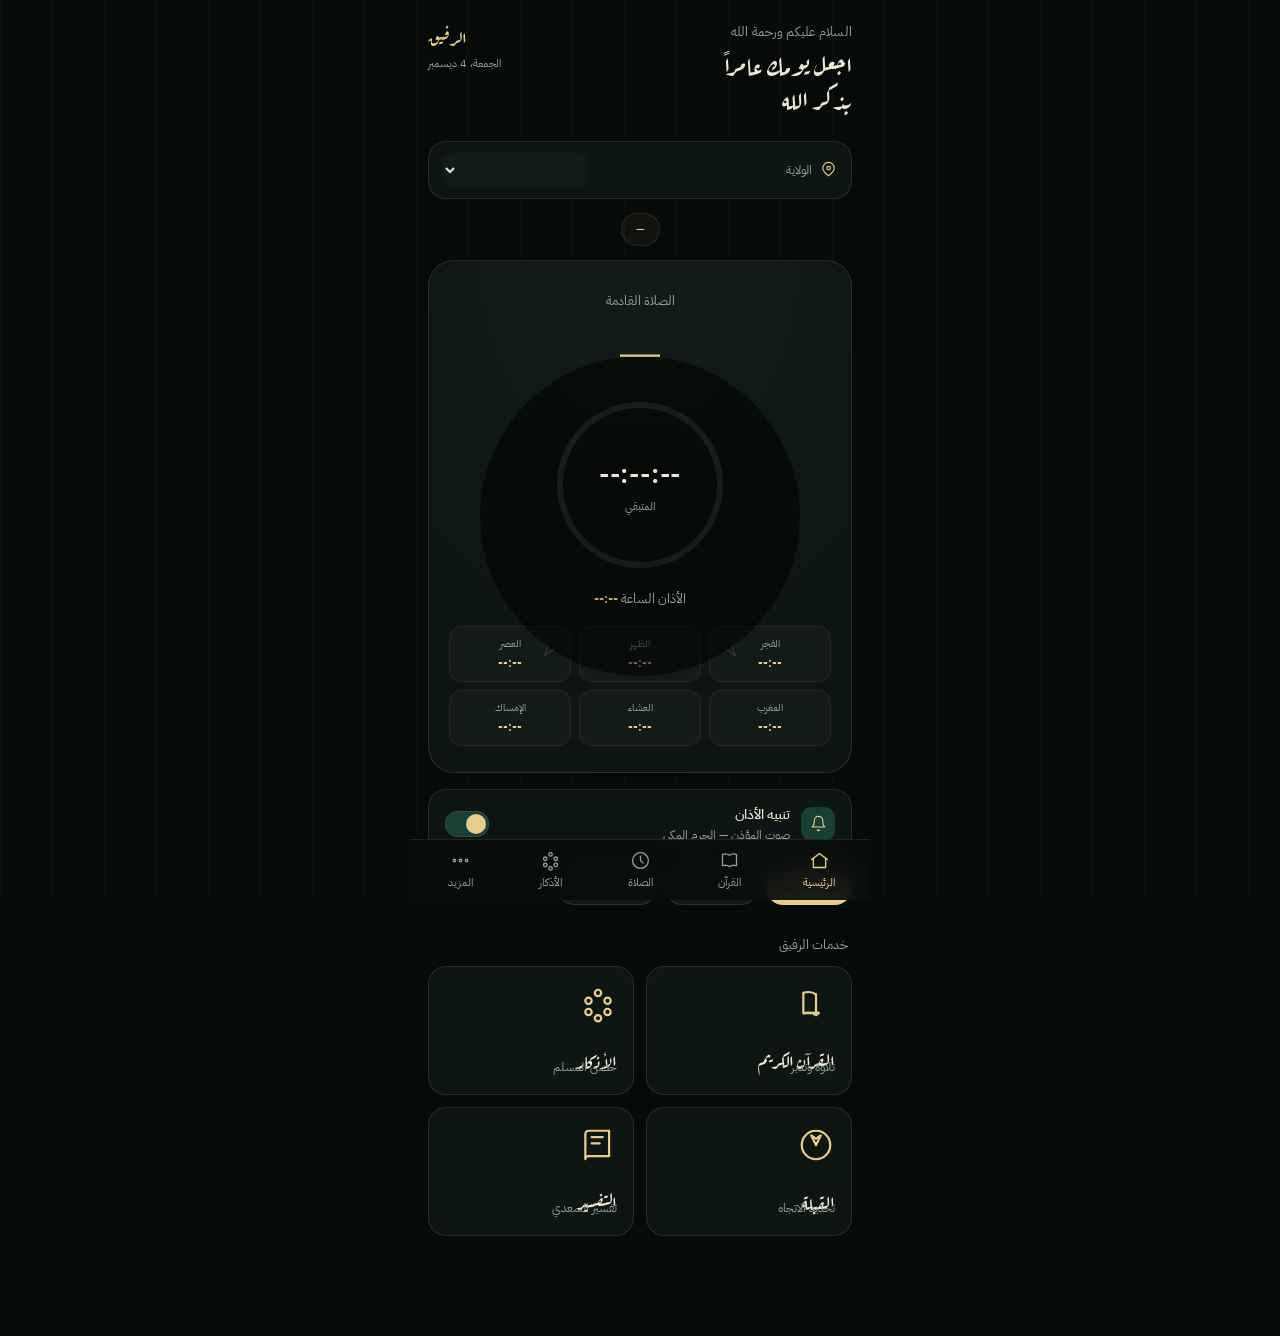
<file: index.html>
<!DOCTYPE html>
<html lang="ar" dir="rtl">

<head>
    <meta charset="UTF-8">

    <meta
        name="viewport"
        content="width=device-width, initial-scale=1.0, maximum-scale=1.0, user-scalable=no, viewport-fit=cover">

    <meta name="theme-color" content="#060B0A">

    <meta name="description"
        content="الرفيق — تطبيق إسلامي جزائري لمواقيت الصلاة والقرآن والأذكار والقبلة والتفسير">

    <meta name="application-name" content="الرفيق">

    <title>الرفيق — التطبيق الإسلامي الجزائري</title>

    <link rel="manifest" href="./manifest.json">

    <link rel="preconnect" href="https://fonts.googleapis.com">
    <link rel="preconnect" href="https://fonts.gstatic.com" crossorigin>

    <link
        href="https://fonts.googleapis.com/css2?family=Aref+Ruqaa:wght@400;700&family=IBM+Plex+Sans+Arabic:wght@300;400;500;600;700&display=swap"
        rel="stylesheet">

    <style>
        :root {
            --bg-deep: #060B0A;
            --bg-panel: #0D1613;
            --bg-panel-2: #111C18;

            --gold: #C6A15B;
            --gold-bright: #E9CC8C;

            --emerald: #1F5B4A;
            --emerald-soft: #173F34;

            --ivory: #EFE7D3;
            --muted: #8FA39A;

            --line: rgba(198, 161, 91, 0.16);

            --radius-lg: 26px;
            --radius-md: 18px;

            --font-display: "Aref Ruqaa", serif;
            --font-body: "IBM Plex Sans Arabic", sans-serif;
        }

        * {
            box-sizing: border-box;
            margin: 0;
            padding: 0;
        }

        html {
            min-height: 100%;
            background: var(--bg-deep);
        }

        body {
            min-height: 100vh;
            background: var(--bg-deep);
            color: var(--ivory);
            font-family: var(--font-body);
            -webkit-font-smoothing: antialiased;
            overflow-x: hidden;
        }

        body::before {
            content: "";
            position: fixed;
            inset: 0;

            background-image:
                linear-gradient(30deg, var(--gold) 1px, transparent 1px),
                linear-gradient(150deg, var(--gold) 1px, transparent 1px),
                linear-gradient(90deg, var(--gold) 1px, transparent 1px);

            background-size: 52px 90px;
            opacity: 0.035;

            pointer-events: none;
            z-index: 0;
        }

        button,
        select,
        a {
            -webkit-tap-highlight-color: transparent;
        }

        button,
        select {
            font-family: inherit;
        }

        a {
            color: inherit;
        }

        :focus-visible {
            outline: 2px solid var(--gold-bright);
            outline-offset: 3px;
            border-radius: 8px;
        }

        .app {
            width: 100%;
            max-width: 460px;
            min-height: 100vh;

            margin: 0 auto;

            position: relative;
            z-index: 1;

            padding:
                22px
                18px
                calc(100px + env(safe-area-inset-bottom));
        }

        /* ======================================================
           HEADER
        ====================================================== */

        header {
            display: flex;
            align-items: flex-start;
            justify-content: space-between;

            margin-bottom: 26px;
        }

        .greeting-eyebrow {
            font-size: 12.5px;
            color: var(--muted);
            letter-spacing: 0.02em;

            margin-bottom: 6px;
        }

        .greeting {
            font-family: var(--font-display);
            font-size: 26px;
            color: var(--ivory);
            line-height: 1.3;
        }

        .wordmark {
            text-align: left;

            display: flex;
            flex-direction: column;
            align-items: flex-end;

            gap: 3px;
        }

        .wordmark-name {
            font-family: var(--font-display);
            font-size: 19px;
            color: var(--gold-bright);
        }

        .wordmark-date {
            font-size: 11px;
            color: var(--muted);
            white-space: nowrap;
        }

        /* ======================================================
           LOCATION
        ====================================================== */

        .location-bar {
            display: flex;
            align-items: center;
            justify-content: space-between;

            gap: 10px;

            margin-bottom: 14px;

            padding: 11px 14px;

            background: var(--bg-panel);
            border: 1px solid var(--line);
            border-radius: var(--radius-md);
        }

        .location-label {
            display: flex;
            align-items: center;
            gap: 8px;

            color: var(--muted);
            font-size: 12px;
        }

        .location-label svg {
            width: 17px;
            height: 17px;

            stroke: var(--gold-bright);
            fill: none;
        }

        #citySelect {
            min-width: 145px;

            border: 0;
            outline: none;

            background: var(--bg-panel-2);
            color: var(--ivory);

            padding: 7px 10px;

            border-radius: 10px;

            font-size: 12px;
        }

        #citySelect option {
            background: #0D1613;
            color: #EFE7D3;
        }

        /* ======================================================
           HIJRI
        ====================================================== */

        .hijri-pill {
            display: block;

            width: fit-content;

            margin: 0 auto 14px;

            padding: 7px 14px;

            border: 1px solid var(--line);
            border-radius: 100px;

            background: rgba(198, 161, 91, 0.06);

            color: var(--gold-bright);

            font-size: 11px;
        }

        /* ======================================================
           HERO
        ====================================================== */

        .hero {
            position: relative;

            background:
                radial-gradient(
                    120% 130% at 50% 0%,
                    var(--bg-panel-2) 0%,
                    var(--bg-panel) 60%,
                    var(--bg-panel) 100%
                );

            border: 1px solid var(--line);
            border-radius: var(--radius-lg);

            padding: 30px 20px 26px;

            display: flex;
            flex-direction: column;
            align-items: center;

            overflow: hidden;
        }

        .hero-star {
            position: absolute;

            top: 50%;
            left: 50%;

            width: 340px;
            height: 340px;

            transform: translate(-50%, -50%);

            opacity: 0.55;

            animation: spin 140s linear infinite;

            pointer-events: none;
        }

        .hero-star path {
            fill: none;
            stroke: var(--gold);

            stroke-width: 0.6;

            opacity: 0.5;
        }

        @keyframes spin {
            to {
                transform:
                    translate(-50%, -50%)
                    rotate(360deg);
            }
        }

        @media (prefers-reduced-motion: reduce) {
            .hero-star {
                animation: none;
            }
        }

        .hero-label {
            position: relative;

            font-size: 13px;
            color: var(--muted);

            margin-bottom: 4px;
        }

        .hero-prayer-name {
            position: relative;

            font-family: var(--font-display);

            font-size: 40px;
            color: var(--gold-bright);

            margin-bottom: 18px;
        }

        .ring-wrap {
            position: relative;

            width: 180px;
            height: 180px;

            margin-bottom: 14px;
        }

        .ring-wrap svg {
            width: 100%;
            height: 100%;

            transform: rotate(-90deg);
        }

        .ring-bg {
            fill: none;

            stroke:
                rgba(239, 231, 211, 0.08);

            stroke-width: 6;
        }

        .ring-fg {
            fill: none;

            stroke: url(#goldGrad);

            stroke-width: 6;

            stroke-linecap: round;

            transition:
                stroke-dashoffset 1s linear;
        }

        .ring-center {
            position: absolute;
            inset: 0;

            display: flex;
            flex-direction: column;
            align-items: center;
            justify-content: center;
        }

        .ring-countdown {
            font-size: 26px;
            font-weight: 600;

            letter-spacing: 0.03em;

            font-variant-numeric: tabular-nums;

            color: var(--ivory);
            direction: ltr;
        }

        .ring-sub {
            font-size: 11px;
            color: var(--muted);

            margin-top: 4px;
        }

        .hero-time {
            position: relative;

            font-size: 13px;
            color: var(--muted);
        }

        .hero-time b {
            color: var(--gold);
            font-weight: 600;
        }

        /* ======================================================
           PRAYER DETAILS
        ====================================================== */

        .prayer-details {
            display: grid;

            grid-template-columns:
                repeat(3, 1fr);

            gap: 8px;

            width: 100%;

            margin-top: 18px;
        }

        .prayer-mini {
            background: rgba(255, 255, 255, 0.025);

            border:
                1px solid rgba(198, 161, 91, 0.10);

            border-radius: 13px;

            padding: 9px 5px;

            text-align: center;
        }

        .prayer-mini-name {
            display: block;

            color: var(--muted);

            font-size: 10px;

            margin-bottom: 3px;
        }

        .prayer-mini-time {
            display: block;

            color: var(--gold-bright);

            font-size: 12px;

            font-weight: 600;

            direction: ltr;
        }

        /* ======================================================
           RAMADAN
        ====================================================== */

        #ramadanSection {
            width: 100%;
            margin-top: 14px;
        }

        #ramadanSection[hidden] {
            display: none;
        }

        .ramadan-card {
            width: 100%;

            background:
                linear-gradient(
                    135deg,
                    #49316d,
                    #241a3c
                );

            border:
                1px solid rgba(255, 255, 255, 0.08);

            border-radius: var(--radius-md);

            padding: 16px;
        }

        .ramadan-title {
            font-family: var(--font-display);

            font-size: 20px;

            color: #fff;
        }

        .ramadan-times {
            display: flex;

            justify-content: space-between;

            gap: 15px;

            margin-top: 10px;
        }

        .ramadan-time-label {
            display: block;

            color: rgba(255, 255, 255, 0.68);

            font-size: 10px;

            margin-bottom: 3px;
        }

        .ramadan-time-value {
            display: block;

            color: #fff;

            font-size: 15px;

            font-weight: 700;

            direction: ltr;
        }

        /* ======================================================
           ADHAN
        ====================================================== */

        .adhan-strip {
            margin-top: 16px;

            background: var(--bg-panel);

            border: 1px solid var(--line);
            border-radius: var(--radius-md);

            padding: 14px 16px;

            display: flex;
            align-items: center;
            justify-content: space-between;

            gap: 12px;
        }

        .adhan-left {
            display: flex;
            align-items: center;

            gap: 11px;
        }

        .adhan-icon {
            width: 34px;
            height: 34px;

            border-radius: 11px;

            background: var(--emerald-soft);

            display: flex;
            align-items: center;
            justify-content: center;

            flex: none;
        }

        .adhan-icon svg {
            width: 17px;
            height: 17px;

            stroke: var(--gold-bright);
        }

        .adhan-title {
            font-size: 14px;

            color: var(--ivory);

            font-weight: 500;
        }

        .adhan-sub {
            font-size: 11.5px;

            color: var(--muted);

            margin-top: 2px;
        }

        .switch {
            width: 44px;
            height: 26px;

            background: var(--emerald-soft);

            border-radius: 20px;

            position: relative;

            flex: none;

            border: 1px solid var(--line);

            cursor: pointer;
        }

        .switch.on {
            background: var(--emerald);
        }

        .switch .knob {
            position: absolute;

            top: 2px;
            right: 2px;

            width: 20px;
            height: 20px;

            border-radius: 50%;

            background: var(--gold-bright);

            transition:
                transform 0.25s ease;
        }

        .switch.on .knob {
            transform: translateX(-18px);
        }

        /* ======================================================
           VOICES
        ====================================================== */

        .voice-row {
            display: flex;

            gap: 8px;

            margin-top: 12px;

            overflow-x: auto;

            padding-bottom: 2px;

            scrollbar-width: none;
        }

        .voice-row::-webkit-scrollbar {
            display: none;
        }

        .voice-chip {
            flex: none;

            font-size: 12px;

            color: var(--muted);

            background: var(--bg-panel-2);

            border: 1px solid var(--line);

            border-radius: 100px;

            padding: 7px 14px;

            white-space: nowrap;

            cursor: pointer;

            transition:
                0.2s;
        }

        .voice-chip.active {
            color: var(--bg-deep);

            background: var(--gold-bright);

            border-color: var(--gold-bright);

            font-weight: 600;
        }

        /* ======================================================
           SERVICES
        ====================================================== */

        .section-label {
            font-size: 13px;

            color: var(--muted);

            margin: 28px 4px 12px;
        }

        .services {
            display: grid;

            grid-template-columns:
                1fr 1fr;

            gap: 12px;
        }

        .service-card {
            background: var(--bg-panel);

            border: 1px solid var(--line);

            border-radius: var(--radius-md);

            padding: 18px 16px;

            display: flex;
            flex-direction: column;

            gap: 22px;

            text-decoration: none;

            color: inherit;

            transition:
                transform 0.18s ease,
                border-color 0.18s ease;
        }

        .service-card:active {
            transform: scale(0.97);
        }

        .service-card:hover {
            border-color: var(--gold);
        }

        .service-icon {
            width: 38px;
            height: 38px;
        }

        .service-icon svg {
            width: 100%;
            height: 100%;

            stroke: var(--gold-bright);

            fill: none;

            stroke-width: 1.4;
        }

        .service-name {
            font-family: var(--font-display);

            font-size: 19px;

            color: var(--ivory);
        }

        .service-desc {
            font-size: 11.5px;

            color: var(--muted);

            margin-top: -16px;
        }

        /* ======================================================
           BOTTOM NAV
        ====================================================== */

        nav.tabbar {
            position: fixed;

            bottom: 0;
            left: 50%;

            transform:
                translateX(-50%);

            width: 100%;
            max-width: 460px;

            background:
                rgba(9, 14, 13, 0.92);

            backdrop-filter: blur(14px);
            -webkit-backdrop-filter: blur(14px);

            border-top: 1px solid var(--line);

            display: flex;

            justify-content: space-around;
            align-items: center;

            padding:
                10px
                6px
                calc(10px + env(safe-area-inset-bottom));

            z-index: 50;
        }

        .tab {
            display: flex;

            flex-direction: column;

            align-items: center;

            gap: 4px;

            color: var(--muted);

            text-decoration: none;

            font-size: 10.5px;

            min-width: 54px;
        }

        .tab svg {
            width: 21px;
            height: 21px;

            stroke: currentColor;

            fill: none;

            stroke-width: 1.5;
        }

        .tab.active {
            color: var(--gold-bright);
        }

        /* ======================================================
           MOBILE
        ====================================================== */

        @media (max-width: 360px) {

            .app {
                padding-left: 13px;
                padding-right: 13px;
            }

            .greeting {
                font-size: 23px;
            }

            .hero-prayer-name {
                font-size: 35px;
            }

            .ring-wrap {
                width: 165px;
                height: 165px;
            }

            #citySelect {
                min-width: 125px;
            }

            .services {
                gap: 9px;
            }

            .service-card {
                padding: 15px 13px;
            }
        }
    </style>
</head>

<body>

    <main class="app">

        <!-- ==================================================
             HEADER
        ================================================== -->

        <header>

            <div>

                <div class="greeting-eyebrow">
                    السلام عليكم ورحمة الله
                </div>

                <div class="greeting">
                    اجعل يومك عامراً<br>
                    بذكر الله
                </div>

            </div>

            <div class="wordmark">

                <div class="wordmark-name">
                    الرفيق
                </div>

                <div
                    class="wordmark-date"
                    id="dateLine"
                    aria-live="polite">
                    —
                </div>

            </div>

        </header>


        <!-- ==================================================
             LOCATION
        ================================================== -->

        <section
            class="location-bar"
            aria-label="اختيار الولاية">

            <div class="location-label">

                <svg
                    viewBox="0 0 24 24"
                    stroke-width="1.6"
                    stroke-linecap="round"
                    stroke-linejoin="round">

                    <path
                        d="M20 10c0 5-8 11-8 11S4 15 4 10a8 8 0 1 1 16 0Z" />

                    <circle
                        cx="12"
                        cy="10"
                        r="2.5" />

                </svg>

                <span>
                    الولاية
                </span>

            </div>

            <select
                id="citySelect"
                aria-label="اختر ولايتك">
            </select>

        </section>


        <!-- ==================================================
             HIJRI DATE
        ================================================== -->

        <div
            id="hijriPill"
            class="hijri-pill"
            aria-live="polite">
            —
        </div>


        <!-- ==================================================
             NEXT PRAYER
        ================================================== -->

        <section
            class="hero"
            aria-label="الصلاة القادمة">

            <svg
                class="hero-star"
                viewBox="0 0 200 200"
                aria-hidden="true">

                <path
                    d="M100 10 L123 74 L190 78 L136 118 L156 182 L100 143 L44 182 L64 118 L10 78 L77 74 Z" />

                <circle
                    cx="100"
                    cy="100"
                    r="94" />

            </svg>


            <div class="hero-label">
                الصلاة القادمة
            </div>


            <div
                class="hero-prayer-name"
                id="nextName">
                —
            </div>


            <div class="ring-wrap">

                <svg viewBox="0 0 180 180">

                    <defs>

                        <linearGradient
                            id="goldGrad"
                            x1="0%"
                            y1="0%"
                            x2="100%"
                            y2="100%">

                            <stop
                                offset="0%"
                                stop-color="#C6A15B" />

                            <stop
                                offset="100%"
                                stop-color="#E9CC8C" />

                        </linearGradient>

                    </defs>


                    <circle
                        class="ring-bg"
                        cx="90"
                        cy="90"
                        r="80" />

                    <circle
                        class="ring-fg"
                        id="ringFg"
                        cx="90"
                        cy="90"
                        r="80" />

                </svg>


                <div class="ring-center">

                    <div
                        class="ring-countdown"
                        id="countdown"
                        aria-live="polite">
                        --:--:--
                    </div>

                    <div class="ring-sub">
                        المتبقي
                    </div>

                </div>

            </div>


            <div class="hero-time">

                الأذان الساعة

                <b
                    id="nextTime"
                    dir="ltr">
                    --:--
                </b>

            </div>


            <!-- Prayer mini details -->

            <div
                class="prayer-details"
                id="prayerDetails"
                aria-label="مواقيت الصلاة">

                <div class="prayer-mini">
                    <span class="prayer-mini-name">الفجر</span>
                    <span class="prayer-mini-time" data-prayer="fajr">--:--</span>
                </div>

                <div class="prayer-mini">
                    <span class="prayer-mini-name">الظهر</span>
                    <span class="prayer-mini-time" data-prayer="dhuhr">--:--</span>
                </div>

                <div class="prayer-mini">
                    <span class="prayer-mini-name">العصر</span>
                    <span class="prayer-mini-time" data-prayer="asr">--:--</span>
                </div>

                <div class="prayer-mini">
                    <span class="prayer-mini-name">المغرب</span>
                    <span class="prayer-mini-time" data-prayer="maghrib">--:--</span>
                </div>

                <div class="prayer-mini">
                    <span class="prayer-mini-name">العشاء</span>
                    <span class="prayer-mini-time" data-prayer="isha">--:--</span>
                </div>

                <div class="prayer-mini">
                    <span class="prayer-mini-name">الإمساك</span>
                    <span class="prayer-mini-time" data-prayer="imsak">--:--</span>
                </div>

            </div>

        </section>


        <!-- ==================================================
             RAMADAN
        ================================================== -->

        <section
            id="ramadanSection"
            hidden>
        </section>


        <!-- ==================================================
             ADHAN
        ================================================== -->

        <section
            class="adhan-strip"
            aria-label="إعدادات الأذان">

            <div class="adhan-left">

                <div class="adhan-icon">

                    <svg
                        viewBox="0 0 24 24"
                        fill="none"
                        stroke-width="1.6"
                        stroke-linecap="round"
                        stroke-linejoin="round">

                        <path
                            d="M18 8a6 6 0 0 0-12 0c0 7-3 9-3 9h18s-3-2-3-9" />

                        <path
                            d="M13.73 21a2 2 0 0 1-3.46 0" />

                    </svg>

                </div>

                <div>

                    <div class="adhan-title">
                        تنبيه الأذان
                    </div>

                    <div
                        class="adhan-sub"
                        id="adhanStatus">
                        صوت المؤذن — الحرم المكي
                    </div>

                </div>

            </div>


            <button
                type="button"
                class="switch"
                id="adhanToggle"
                role="switch"
                aria-checked="false"
                aria-label="تفعيل تنبيه الأذان">

                <span class="knob"></span>

            </button>

        </section>


        <!-- ==================================================
             VOICES
        ================================================== -->

        <div class="voice-row">

            <button
                type="button"
                class="voice-chip active"
                data-muezzin="mecca">
                مكة المكرمة
            </button>

            <button
                type="button"
                class="voice-chip"
                data-muezzin="medina">
                المدينة المنورة
            </button>

            <button
                type="button"
                class="voice-chip"
                data-muezzin="alaqsa">
                المسجد الأقصى
            </button>

        </div>


        <!-- ==================================================
             SERVICES
        ================================================== -->

        <div class="section-label">
            خدمات الرفيق
        </div>


        <div class="services">

            <!-- Quran -->

            <a
                class="service-card"
                href="./quran.html">

                <div class="service-icon">

                    <svg
                        viewBox="0 0 24 24"
                        stroke-linecap="round"
                        stroke-linejoin="round">

                        <path
                            d="M12 6c-2-1.5-5-2-8-1v13c3-1 6-.5 8 1 2-1.5 5-2-8-1V5c3-1 6-.5 8 1Z" />

                        <path
                            d="M12 6v13" />

                    </svg>

                </div>

                <div>

                    <div class="service-name">
                        القرآن الكريم
                    </div>

                    <div class="service-desc">
                        تلاوة وتدبر
                    </div>

                </div>

            </a>


            <!-- Adhkar -->

            <a
                class="service-card"
                href="./adhkar.html">

                <div class="service-icon">

                    <svg
                        viewBox="0 0 24 24"
                        stroke-linecap="round"
                        stroke-linejoin="round">

                        <circle cx="12" cy="5" r="2" />
                        <circle cx="18" cy="10" r="2" />
                        <circle cx="18" cy="17" r="2" />
                        <circle cx="12" cy="21" r="2" />
                        <circle cx="6" cy="17" r="2" />
                        <circle cx="6" cy="10" r="2" />

                    </svg>

                </div>

                <div>

                    <div class="service-name">
                        الأذكار
                    </div>

                    <div class="service-desc">
                        حصن المسلم
                    </div>

                </div>

            </a>


            <!-- Qibla -->

            <a
                class="service-card"
                href="./qibla.html">

                <div class="service-icon">

                    <svg
                        viewBox="0 0 24 24"
                        stroke-linecap="round"
                        stroke-linejoin="round">

                        <circle
                            cx="12"
                            cy="12"
                            r="9" />

                        <path
                            d="M12 12 L15 6 L12 8 L9 6 Z" />

                    </svg>

                </div>

                <div>

                    <div class="service-name">
                        القبلة
                    </div>

                    <div class="service-desc">
                        تحديد الاتجاه
                    </div>

                </div>

            </a>


            <!-- Tafsir -->

            <a
                class="service-card"
                href="./tafsir.html">

                <div class="service-icon">

                    <svg
                        viewBox="0 0 24 24"
                        stroke-linecap="round"
                        stroke-linejoin="round">

                        <path
                            d="M4 19.5V5a2 2 0 0 1 2-2h13v16H6a2 2 0 0 0-2 2Z" />

                        <path
                            d="M8 7h7M8 11h5" />

                    </svg>

                </div>

                <div>

                    <div class="service-name">
                        التفسير
                    </div>

                    <div class="service-desc">
                        تفسير السعدي
                    </div>

                </div>

            </a>

        </div>

    </main>


    <!-- ======================================================
         BOTTOM NAVIGATION
    ====================================================== -->

    <nav
        class="tabbar"
        aria-label="التنقل الرئيسي">

        <a
            class="tab active"
            href="./index.html"
            aria-current="page">

            <svg
                viewBox="0 0 24 24"
                stroke-linecap="round"
                stroke-linejoin="round">

                <path d="M3 11l9-7 9 7" />
                <path d="M5 10v10h14V10" />

            </svg>

            الرئيسية

        </a>


        <a
            class="tab"
            href="./quran.html">

            <svg
                viewBox="0 0 24 24"
                stroke-linecap="round"
                stroke-linejoin="round">

                <path
                    d="M12 6c-2-1.5-5-2-8-1v13c3-1 6-.5 8 1 2-1.5 5-2 8-1V5c-3-1-6-.5-8 1Z" />

            </svg>

            القرآن

        </a>


        <a
            class="tab"
            href="./prayer.html">

            <svg
                viewBox="0 0 24 24"
                stroke-linecap="round"
                stroke-linejoin="round">

                <circle
                    cx="12"
                    cy="12"
                    r="9" />

                <path
                    d="M12 7v5l3 3" />

            </svg>

            الصلاة

        </a>


        <a
            class="tab"
            href="./adhkar.html">

            <svg
                viewBox="0 0 24 24"
                stroke-linecap="round"
                stroke-linejoin="round">

                <circle cx="12" cy="5" r="2" />
                <circle cx="18" cy="10" r="2" />
                <circle cx="18" cy="17" r="2" />
                <circle cx="12" cy="21" r="2" />
                <circle cx="6" cy="17" r="2" />
                <circle cx="6" cy="10" r="2" />

            </svg>

            الأذكار

        </a>


        <a
            class="tab"
            href="./more.html">

            <svg
                viewBox="0 0 24 24"
                stroke-linecap="round"
                stroke-linejoin="round">

                <circle
                    cx="5"
                    cy="12"
                    r="1.4" />

                <circle
                    cx="12"
                    cy="12"
                    r="1.4" />

                <circle
                    cx="19"
                    cy="12"
                    r="1.4" />

            </svg>

            المزيد

        </a>

    </nav>


    <!-- ======================================================
         APPLICATION ENGINE
    ====================================================== -->

    <script src="./app.js" defer></script>

    <script src="./theme.js" defer></script>


    <!-- ======================================================
         INDEX PAGE BRIDGE
         يربط محرك app.js بالواجهة الرئيسية فقط
    ====================================================== -->

    <script>
        "use strict";

        document.addEventListener("DOMContentLoaded", () => {

            /* ----------------------------------------------
               التاريخ الميلادي
            ---------------------------------------------- */

            const dateLine =
                document.getElementById("dateLine");

            if (dateLine) {

                const now = new Date();

                dateLine.textContent =
                    now.toLocaleDateString(
                        "ar-DZ",
                        {
                            weekday: "short",
                            day: "numeric",
                            month: "long"
                        }
                    );

            }


            /* ----------------------------------------------
               الدائرة
            ---------------------------------------------- */

            const ring =
                document.getElementById("ringFg");

            if (ring) {

                const radius = 80;

                const circumference =
                    2 * Math.PI * radius;

                ring.style.strokeDasharray =
                    circumference.toFixed(2);

                ring.style.strokeDashoffset =
                    circumference.toFixed(2);

            }


            /* ----------------------------------------------
               تحديث مواقيت الصلاة في الواجهة
            ---------------------------------------------- */

            function updatePrayerMiniCards() {

                if (
                    !window.App ||
                    !window.App.state ||
                    !window.App.state.times
                ) {
                    return;
                }

                const times =
                    window.App.state.times;

                document
                    .querySelectorAll("[data-prayer]")
                    .forEach((element) => {

                        const key =
                            element.dataset.prayer;

                        if (times[key]) {
                            element.textContent =
                                times[key];
                        }

                    });

            }


            /* ----------------------------------------------
               دائرة تقدم تقريبية بين الصلاة السابقة والقادمة
            ---------------------------------------------- */

            function updateRing() {

                const ring =
                    document.getElementById("ringFg");

                if (!ring) return;

                if (
                    !window.App ||
                    !window.App.state ||
                    !window.App.state.next
                ) {
                    return;
                }

                const now = new Date();

                const currentMinutes =
                    now.getHours() * 60 +
                    now.getMinutes() +
                    now.getSeconds() / 60;

                const next =
                    window.App.state.next;

                const nextParts =
                    next.t.split(":").map(Number);

                let nextMinutes =
                    nextParts[0] * 60 +
                    nextParts[1];

                if (nextMinutes <= currentMinutes) {
                    nextMinutes += 24 * 60;
                }

                const remaining =
                    nextMinutes - currentMinutes;

                /*
                 * لا ندعي أن الدائرة تمثل مدة شرعية
                 * بين صلاتين.
                 *
                 * هي مجرد مؤشر بصري للوقت المتبقي.
                 */

                const visualWindow =
                    6 * 60;

                const progress =
                    Math.max(
                        0,
                        Math.min(
                            1,
                            1 - remaining / visualWindow
                        )
                    );

                const radius = 80;

                const circumference =
                    2 * Math.PI * radius;

                ring.style.strokeDasharray =
                    circumference.toFixed(2);

                ring.style.strokeDashoffset =
                    (
                        circumference *
                        (1 - progress)
                    ).toFixed(2);

            }


            /* ----------------------------------------------
               حالة الأذان
            ---------------------------------------------- */

            const adhanToggle =
                document.getElementById("adhanToggle");

            const adhanStatus =
                document.getElementById("adhanStatus");

            if (adhanToggle) {

                adhanToggle.addEventListener(
                    "click",
                    () => {

                        if (
                            window.App &&
                            typeof window.App.toggleAdhan === "function"
                        ) {

                            window.App.toggleAdhan();

                        }

                    }
                );

            }


            /* ----------------------------------------------
               اختيار المؤذن
            ---------------------------------------------- */

            document
                .querySelectorAll("[data-muezzin]")
                .forEach((chip) => {

                    chip.addEventListener(
                        "click",
                        () => {

                            document
                                .querySelectorAll(
                                    "[data-muezzin]"
                                )
                                .forEach((item) => {

                                    item.classList.remove(
                                        "active"
                                    );

                                });

                            chip.classList.add("active");

                            const value =
                                chip.dataset.muezzin;

                            if (
                                window.App &&
                                typeof window.App.changeMuezzin === "function"
                            ) {

                                window.App.changeMuezzin(
                                    value
                                );

                            }

                        }
                    );

                });


            /* ----------------------------------------------
               مزامنة واجهة الأذان
            ---------------------------------------------- */

            function syncAdhanUI() {

                if (
                    !window.App ||
                    !window.App.state
                ) {
                    return;
                }

                const enabled =
                    Boolean(
                        window.App.state.adhanEnabled
                    );

                if (adhanToggle) {

                    adhanToggle.classList.toggle(
                        "on",
                        enabled
                    );

                    adhanToggle.setAttribute(
                        "aria-checked",
                        String(enabled)
                    );

                }

                if (adhanStatus) {

                    adhanStatus.textContent =
                        enabled
                            ? "تنبيه الأذان مفعل"
                            : "تنبيه الأذان غير مفعل";

                }

                const muezzin =
                    window.App.state.muezzin;

                document
                    .querySelectorAll("[data-muezzin]")
                    .forEach((chip) => {

                        chip.classList.toggle(
                            "active",
                            chip.dataset.muezzin === muezzin
                        );

                    });

            }


            /* ----------------------------------------------
               مراقبة محرك التطبيق
            ---------------------------------------------- */

            function sync() {

                updatePrayerMiniCards();
                updateRing();
                syncAdhanUI();

            }

            sync();

            setInterval(sync, 1000);

        });
    </script>


    <!-- ======================================================
         SERVICE WORKER
    ====================================================== -->

    <script>
        if (
            "serviceWorker" in navigator
        ) {

            window.addEventListener(
                "load",
                () => {

                    navigator.serviceWorker
                        .register("./sw.js")
                        .catch((error) => {

                            console.warn(
                                "تعذر تسجيل Service Worker:",
                                error
                            );

                        });

                }
            );

        }
    </script>

</body>

</html>
</file>
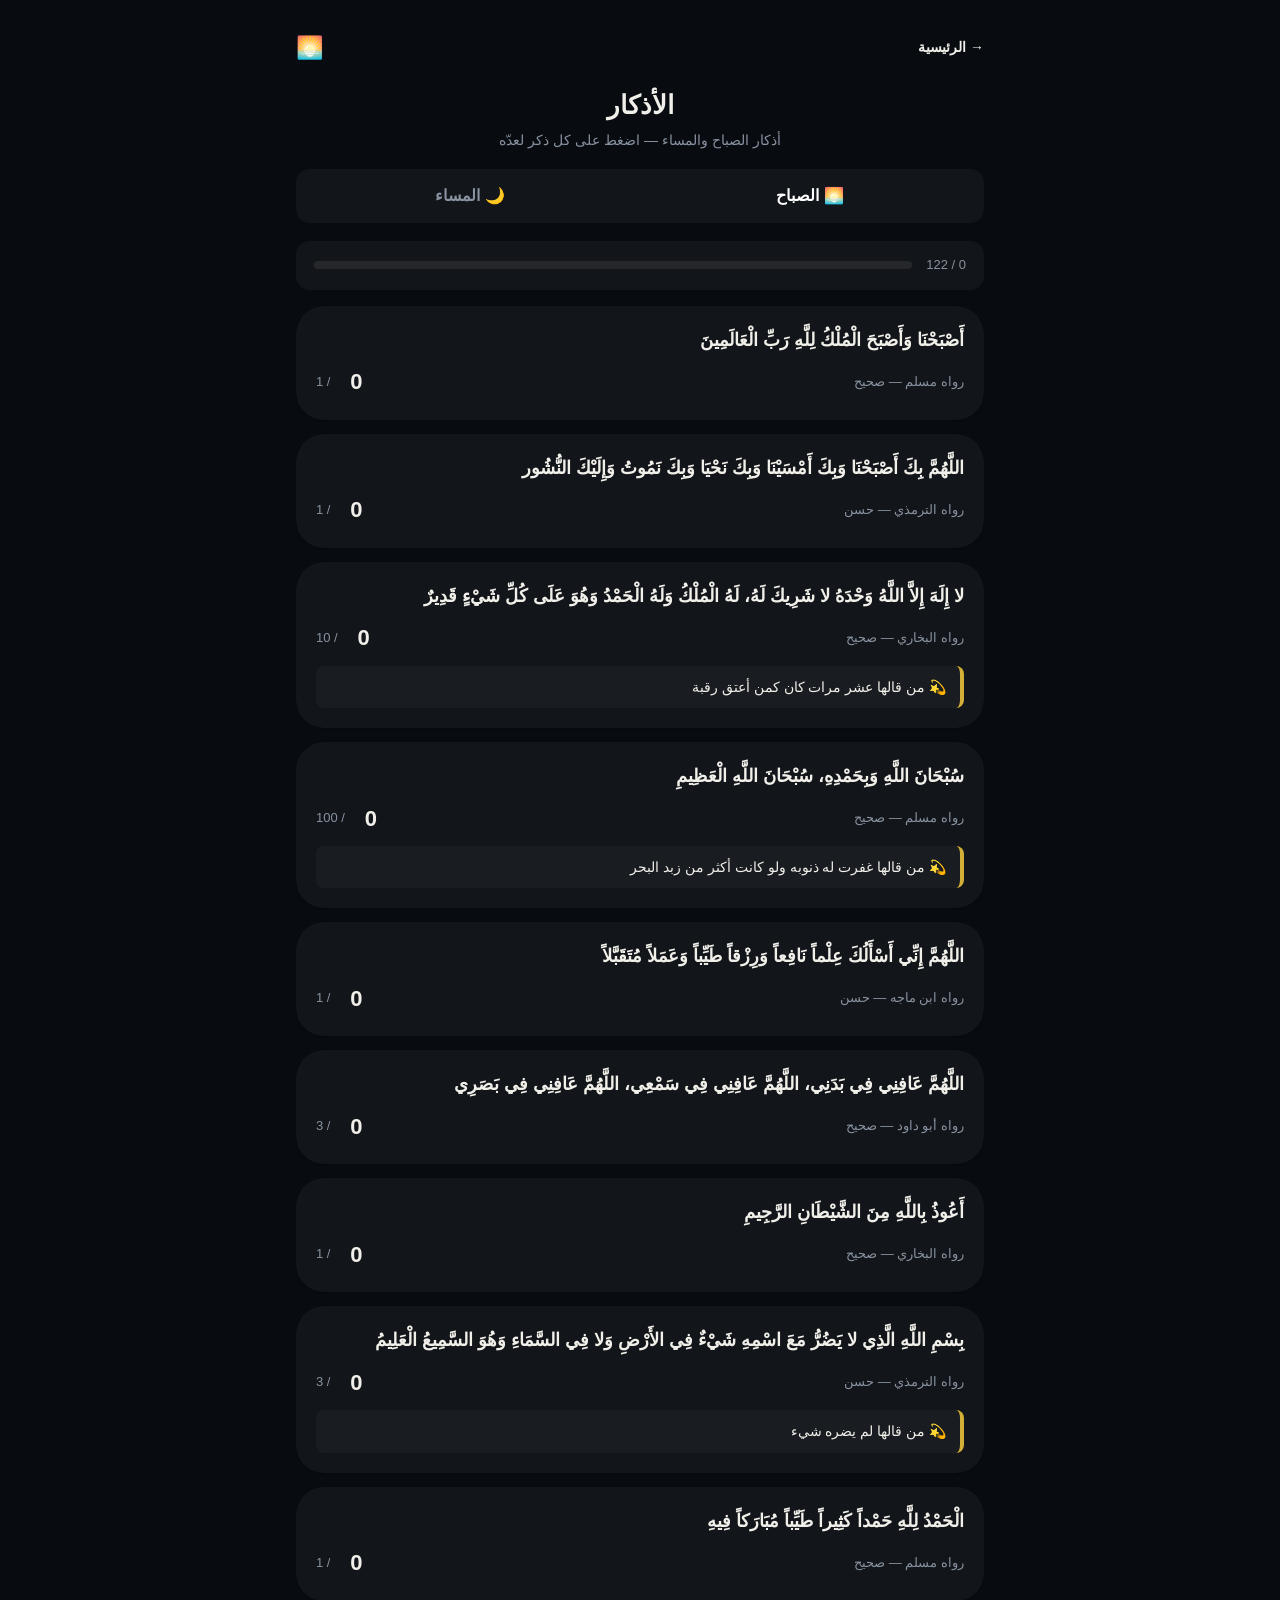
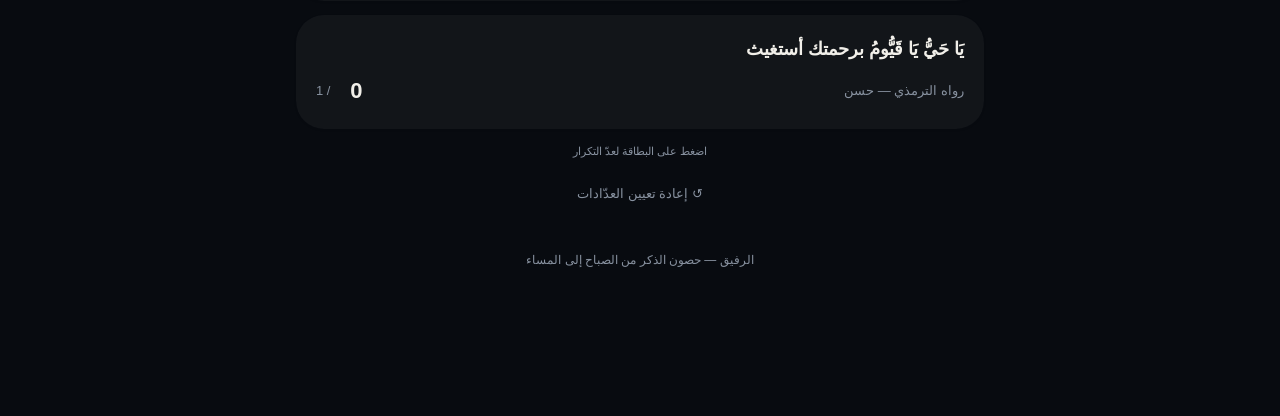
<file: adhkar.html>
<!DOCTYPE html>
<html lang="ar" dir="rtl">
<head>
<meta charset="UTF-8">
<meta name="viewport" content="width=device-width, initial-scale=1.0">
<title>الأذكار — الرفيق</title>
<link rel="stylesheet" href="./style.css">
<script src="./theme.js"></script>
<link rel="icon" type="image/svg+xml" href="data:image/svg+xml,<svg xmlns='http://www.w3.org/2000/svg' viewBox='0 0 100 100'><text y='.9em' font-size='90'>🕌</text></svg>">
<style>
  .container{max-width:720px;margin:0 auto;padding:16px;}
  .topbar{display:flex;align-items:center;justify-content:space-between;padding:14px 0;}
  .back{color:var(--primary);text-decoration:none;font-size:14px;font-weight:600;}
  h1{text-align:center;font-size:26px;color:var(--primary);margin:6px 0 2px;}
  .sub{text-align:center;color:var(--muted);font-size:14px;margin-bottom:18px;}

  .tabs{display:flex;background:var(--card);border-radius:14px;padding:4px;
    border:1px solid var(--line);margin-bottom:18px;}
  .tab{flex:1;text-align:center;padding:10px;border-radius:10px;cursor:pointer;
    font-weight:700;color:var(--muted);transition:.2s;}
  .tab.active{background:var(--primary);color:#fff;}

  .progress-wrap{background:var(--card);border-radius:14px;border:1px solid var(--line);
    padding:14px 18px;margin-bottom:16px;display:flex;align-items:center;gap:14px;}
  .progress-bar{flex:1;height:8px;background:rgba(255,255,255,0.08);border-radius:99px;overflow:hidden;}
  .progress-fill{height:100%;background:var(--primary);width:0%;transition:width .3s;}
  .progress-text{font-size:13px;color:var(--muted);white-space:nowrap;}

  .zikr-card{background:var(--card);border-radius:var(--radius);border:1px solid var(--line);
    box-shadow:0 1px 3px rgba(0,0,0,0.05);padding:20px;margin-bottom:14px;
    transition:.2s; cursor:pointer; user-select:none; -webkit-user-select:none;}
  .zikr-card:active{transform:scale(0.98);}
  .zikr-card.done{opacity:0.55;}
  .zikr-text{font-size:18px;font-weight:600;color:var(--text);margin-bottom:10px;}
  .zikr-meta{display:flex;justify-content:space-between;align-items:center;}
  .zikr-source{font-size:13px;color:var(--muted);}
  .zikr-virtue{background:rgba(255,255,255,0.03);border-right:4px solid var(--gold);border-radius:8px;
    padding:10px 14px;margin-top:10px;font-size:14px;color:var(--text);}
  .counter{display:flex;align-items:center;gap:10px;}
  .counter .count-num{font-size:22px;font-weight:800;color:var(--primary);min-width:32px;text-align:center;}
  .counter .count-target{font-size:13px;color:var(--muted);}
  .tap-hint{font-size:11px;color:var(--muted);margin-top:8px;text-align:center;}

  .reset-btn{display:block;margin:18px auto;background:none;border:1px solid var(--line);
    color:var(--muted);padding:8px 20px;border-radius:99px;font-size:13px;cursor:pointer;}
  footer{text-align:center;padding:24px 0 10px;color:var(--muted);font-size:12px;}
</style>
</head>
<body>
<div class="container">
  <div class="topbar">
    <a class="back" href="./index.html">→ الرئيسية</a>
    <span style="font-size:22px;">🌅</span>
  </div>
  <h1>الأذكار</h1>
  <p class="sub">أذكار الصباح والمساء — اضغط على كل ذكر لعدّه</p>

  <div class="tabs">
    <div class="tab active" data-t="morning">🌅 الصباح</div>
    <div class="tab" data-t="evening">🌙 المساء</div>
  </div>

  <div class="progress-wrap">
    <div class="progress-text" id="progressText">0 / 0</div>
    <div class="progress-bar"><div class="progress-fill" id="progressFill"></div></div>
  </div>

  <div id="list"></div>

  <button class="reset-btn" id="resetBtn">↺ إعادة تعيين العدّادات</button>
  <footer>الرفيق — حصون الذكر من الصباح إلى المساء</footer>
</div>

<script>
const AZKAR_DATA = {"morning": [{"id": 1, "text": "أَصْبَحْنَا وَأَصْبَحَ الْمُلْكُ لِلَّهِ رَبِّ الْعَالَمِينَ", "count": 1, "source": "رواه مسلم", "grade": "صحيح"}, {"id": 2, "text": "اللَّهُمَّ بِكَ أَصْبَحْنَا وَبِكَ أَمْسَيْنَا وَبِكَ نَحْيَا وَبِكَ نَمُوتُ وَإِلَيْكَ النُّشُور", "count": 1, "source": "رواه الترمذي", "grade": "حسن"}, {"id": 3, "text": "لا إِلَهَ إِلاَّ اللَّهُ وَحْدَهُ لا شَرِيكَ لَهُ، لَهُ الْمُلْكُ وَلَهُ الْحَمْدُ وَهُوَ عَلَى كُلِّ شَيْءٍ قَدِيرٌ", "count": 10, "source": "رواه البخاري", "grade": "صحيح", "virtue": "من قالها عشر مرات كان كمن أعتق رقبة"}, {"id": 4, "text": "سُبْحَانَ اللَّهِ وَبِحَمْدِهِ، سُبْحَانَ اللَّهِ الْعَظِيمِ", "count": 100, "source": "رواه مسلم", "grade": "صحيح", "virtue": "من قالها غفرت له ذنوبه ولو كانت أكثر من زبد البحر"}, {"id": 5, "text": "اللَّهُمَّ إِنِّي أَسْأَلُكَ عِلْماً نَافِعاً وَرِزْقاً طَيِّباً وَعَمَلاً مُتَقَبَّلاً", "count": 1, "source": "رواه ابن ماجه", "grade": "حسن"}, {"id": 6, "text": "اللَّهُمَّ عَافِنِي فِي بَدَنِي، اللَّهُمَّ عَافِنِي فِي سَمْعِي، اللَّهُمَّ عَافِنِي فِي بَصَرِي", "count": 3, "source": "رواه أبو داود", "grade": "صحيح"}, {"id": 7, "text": "أَعُوذُ بِاللَّهِ مِنَ الشَّيْطَانِ الرَّجِيمِ", "count": 1, "source": "رواه البخاري", "grade": "صحيح"}, {"id": 8, "text": "بِسْمِ اللَّهِ الَّذِي لا يَضُرُّ مَعَ اسْمِهِ شَيْءٌ فِي الأَرْضِ وَلا فِي السَّمَاءِ وَهُوَ السَّمِيعُ الْعَلِيمُ", "count": 3, "source": "رواه الترمذي", "grade": "حسن", "virtue": "من قالها لم يضره شيء"}, {"id": 9, "text": "الْحَمْدُ لِلَّهِ حَمْداً كَثِيراً طَيِّباً مُبَارَكاً فِيهِ", "count": 1, "source": "رواه مسلم", "grade": "صحيح"}, {"id": 10, "text": "يَا حَيُّ يَا قَيُّومُ برحمتك أستغيث", "count": 1, "source": "رواه الترمذي", "grade": "حسن"}], "evening": [{"id": 1, "text": "أَمْسَيْنَا وَأَمْسَى الْمُلْكُ لِلَّهِ رَبِّ الْعَالَمِينَ", "count": 1, "source": "رواه مسلم", "grade": "صحيح"}, {"id": 2, "text": "اللَّهُمَّ بِكَ أَمْسَيْنَا وَبِكَ أَصْبَحْنَا وَبِكَ نَحْيَا وَبِكَ نَمُوتُ وَإِلَيْكَ النُّشُور", "count": 1, "source": "رواه الترمذي", "grade": "حسن"}, {"id": 3, "text": "لا إِلَهَ إِلاَّ اللَّهُ وَحْدَهُ لا شَرِيكَ لَهُ، لَهُ الْمُلْكُ وَلَهُ الْحَمْدُ وَهُوَ عَلَى كُلِّ شَيْءٍ قَدِيرٌ", "count": 10, "source": "رواه البخاري", "grade": "صحيح"}, {"id": 4, "text": "سُبْحَانَ اللَّهِ وَبِحَمْدِهِ، سُبْحَانَ اللَّهِ الْعَظِيمِ", "count": 100, "source": "رواه مسلم", "grade": "صحيح"}, {"id": 5, "text": "اللَّهُمَّ إِنِّي أَسْأَلُكَ الْعَافِيَةَ فِي الدُّنْيَا وَالآخِرَةِ", "count": 1, "source": "رواه الترمذي", "grade": "حسن"}, {"id": 6, "text": "أَعُوذُ بِاللَّهِ السَّمِيعِ الْعَلِيمِ مِنَ الشَّيْطَانِ الرَّجِيمِ", "count": 1, "source": "رواه البخاري", "grade": "صحيح"}, {"id": 7, "text": "بِسْمِ اللَّهِ الَّذِي لا يَضُرُّ مَعَ اسْمِهِ شَيْءٌ فِي الأَرْضِ وَلا فِي السَّمَاءِ", "count": 3, "source": "رواه الترمذي", "grade": "حسن"}, {"id": 8, "text": "الْحَمْدُ لِلَّهِ الَّذِي أَمْسَيْنَا وَإِلَيْهِ الْمَصِيرُ", "count": 1, "source": "رواه أبو داود", "grade": "صحيح"}, {"id": 9, "text": "يَا أَرْحَمَ الرَّاحِمِينَ برحمتك استغيث", "count": 1, "source": "رواه الترمذي", "grade": "حسن"}]};

let activeTab = 'morning';
let counters = {};

function initCounters(){
  ['morning','evening'].forEach(tab=>{
    counters[tab] = {};
    AZKAR_DATA[tab].forEach(z=> counters[tab][z.id] = 0);
  });
}

function render(){
  const list = AZKAR_DATA[activeTab];
  const wrap = document.getElementById('list');
  wrap.innerHTML = list.map(z=>{
    const c = counters[activeTab][z.id];
    const done = c >= z.count;
    return `
      <div class="zikr-card ${done?'done':''}" data-id="${z.id}">
        <div class="zikr-text">${z.text}</div>
        <div class="zikr-meta">
          <span class="zikr-source">${z.source} — ${z.grade}</span>
          <div class="counter">
            <span class="count-num">${c}</span>
            <span class="count-target">/ ${z.count}</span>
          </div>
        </div>
        ${z.virtue ? `<div class="zikr-virtue">💫 ${z.virtue}</div>` : ''}
      </div>`;
  }).join('') + `<p class="tap-hint">اضغط على البطاقة لعدّ التكرار</p>`;

  wrap.querySelectorAll('.zikr-card').forEach(card=>{
    card.addEventListener('click', ()=>{
      const id = parseInt(card.dataset.id,10);
      const z = list.find(x=>x.id===id);
      counters[activeTab][id] = (counters[activeTab][id] + 1) % (z.count + 1);
      render();
      updateProgress();
    });
  });
}

function updateProgress(){
  const list = AZKAR_DATA[activeTab];
  const total = list.reduce((s,z)=>s+z.count,0);
  const done = list.reduce((s,z)=>s+Math.min(counters[activeTab][z.id], z.count),0);
  document.getElementById('progressText').textContent = `${done} / ${total}`;
  document.getElementById('progressFill').style.width = `${total? (done/total*100):0}%`;
}

document.querySelectorAll('.tab').forEach(tab=>{
  tab.addEventListener('click', ()=>{
    document.querySelectorAll('.tab').forEach(t=>t.classList.remove('active'));
    tab.classList.add('active');
    activeTab = tab.dataset.t;
    render();
    updateProgress();
  });
});

document.getElementById('resetBtn').addEventListener('click', ()=>{
  initCounters();
  render();
  updateProgress();
});

initCounters();
render();
updateProgress();
</script>
</body>
</html>
</file>
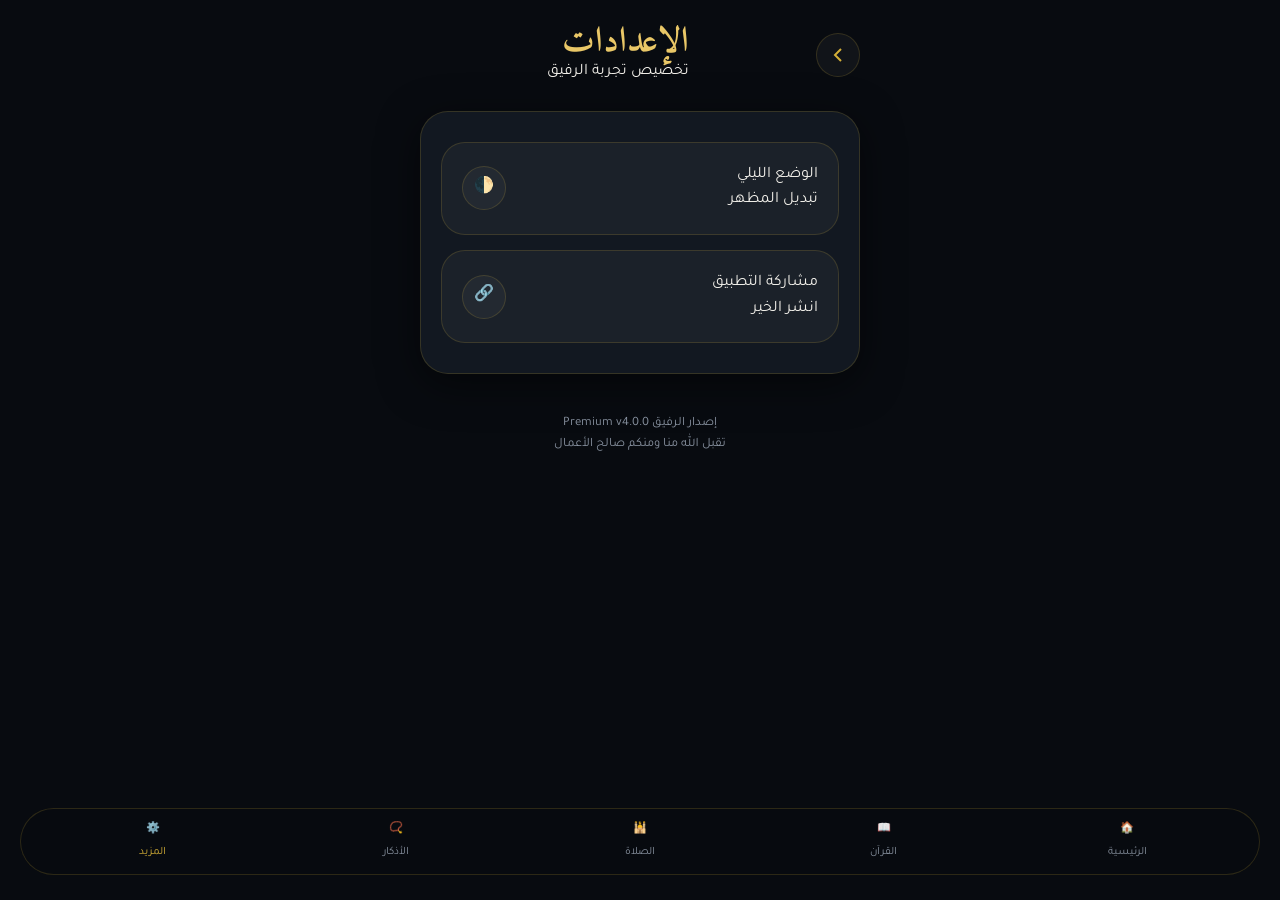
<file: more.html>
<!DOCTYPE html>
<html lang="ar" dir="rtl">
<head>
    <meta charset="UTF-8">
    <meta name="viewport" content="width=device-width, initial-scale=1.0, maximum-scale=1.0, user-scalable=no, viewport-fit=cover">
    <title>المزيد — الرفيق</title>
    <link rel="stylesheet" href="./style.css">
    <link href="https://fonts.googleapis.com/css2?family=Amiri:wght@700&family=Tajawal:wght@400;700;800&display=swap" rel="stylesheet">
    <script src="./theme.js"></script>
</head>
<body>
<div class="max">
    <header class="topbar">
        <div class="brand-mark" onclick="history.back()"><svg viewBox="0 0 24 24" fill="none" stroke="currentColor" stroke-width="2"><polyline points="15 18 9 12 15 6"/></svg></div>
        <div class="titlebox"><h1>الإعدادات</h1><p>تخصيص تجربة الرفيق</p></div>
        <div></div>
    </header>
    <section class="prayer-card">
        <div class="feat-card" style="display:flex; justify-content:space-between; align-items:center; padding:20px; margin-bottom:15px; text-align:right;">
            <div><div class="t">الوضع الليلي</div><div class="s">تبديل المظهر</div></div>
            <div class="brand-mark" onclick="RafeeqTheme.toggle()" style="cursor:pointer;">🌓</div>
        </div>
        <div class="feat-card" style="display:flex; justify-content:space-between; align-items:center; padding:20px; text-align:right;">
            <div><div class="t">مشاركة التطبيق</div><div class="s">انشر الخير</div></div>
            <div class="brand-mark" onclick="shareApp()" style="cursor:pointer;">🔗</div>
        </div>
    </section>
    <div style="text-align:center; color:var(--muted); font-size:0.8rem; margin-top:40px;">
        إصدار الرفيق Premium v4.0.0<br>تقبل الله منا ومنكم صالح الأعمال
    </div>
</div>
<nav class="bottomnav"><div class="bottomnav-inner">
    <a href="index.html" class="navitem"><div class="ic">🏠</div><span>الرئيسية</span></a>
    <a href="quran.html" class="navitem"><div class="ic">📖</div><span>القرآن</span></a>
    <a href="prayer.html" class="navitem"><div class="ic">🕌</div><span>الصلاة</span></a>
    <a href="adhkar.html" class="navitem"><div class="ic">📿</div><span>الأذكار</span></a>
    <a href="more.html" class="navitem active"><div class="ic">⚙️</div><span>المزيد</span></a>
</div></nav>
<script>
    function shareApp() {
        const url = window.location.origin + window.location.pathname.replace('more.html', 'index.html');
        if (navigator.share) { navigator.share({ title: 'تطبيق الرفيق', text: 'رفيقك إلى الخير', url: url }); }
        else { alert('رابط التطبيق: ' + url); }
    }
</script>
</body>
</html>
</file>
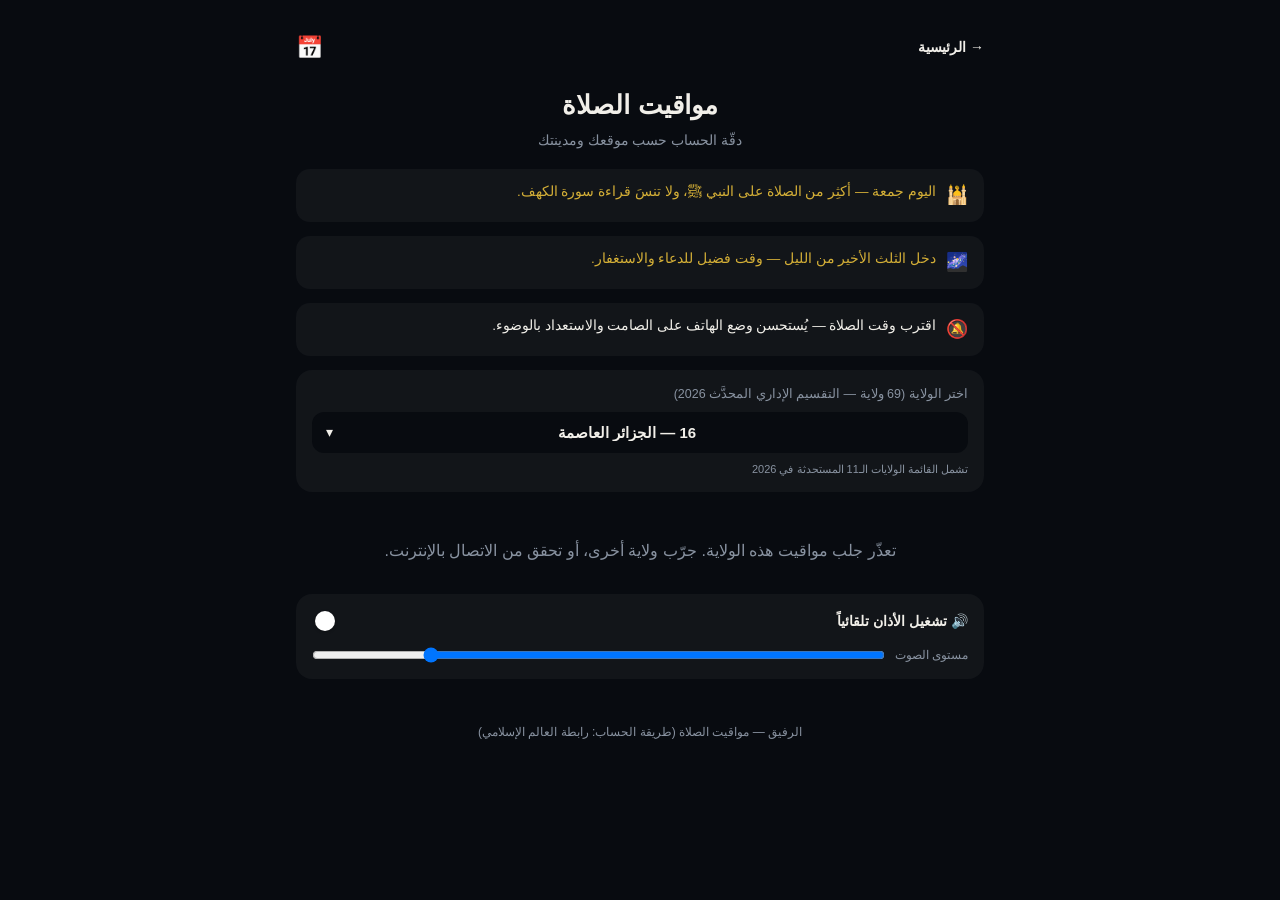
<file: prayer.html>
<!DOCTYPE html>
<html lang="ar" dir="rtl">
<head>
<meta charset="UTF-8">
<meta name="viewport" content="width=device-width, initial-scale=1.0">
<title>مواقيت الصلاة — الرفيق</title>
<link rel="stylesheet" href="./style.css">
<script src="./theme.js"></script>
<link rel="icon" type="image/svg+xml" href="data:image/svg+xml,<svg xmlns='http://www.w3.org/2000/svg' viewBox='0 0 100 100'><text y='.9em' font-size='90'>🕌</text></svg>">
<link rel="preconnect" href="https://fonts.googleapis.com">
<link href="https://fonts.googleapis.com/css2?family=Amiri:wght@400;700&display=swap" rel="stylesheet">
<style>
  .container{max-width:720px;margin:0 auto;padding:16px;}
  .topbar{display:flex;align-items:center;justify-content:space-between;padding:14px 0;}
  .back{color:var(--primary);text-decoration:none;font-size:14px;font-weight:600;}
  h1{text-align:center;font-size:26px;color:var(--primary);margin:6px 0 2px;}
  .sub{text-align:center;color:var(--muted);font-size:14px;margin-bottom:18px;}

  .gentle-note{background:var(--card);border:1px solid var(--line);border-radius:14px;
    padding:12px 16px;margin-bottom:14px;font-size:13.5px;color:var(--gold);display:flex;gap:10px;
    align-items:flex-start;}
  .gentle-note .ic{flex-shrink:0;font-size:18px;}
  .gentle-note.silent{color:var(--primary);}

  .hero{
    background:
      url("data:image/svg+xml,%3Csvg xmlns='http://www.w3.org/2000/svg' viewBox='0 0 200 200'%3E%3Cg fill='none' stroke='%23ffffff' stroke-width='0.7' opacity='0.10'%3E%3Cpolygon points='100,20 137,63 180,70 150,105 158,150 100,130 42,150 50,105 20,70 63,63'/%3E%3Ccircle cx='100' cy='100' r='75'/%3E%3C/g%3E%3C/svg%3E") left -40px top -30px/240px no-repeat,
      linear-gradient(160deg,var(--primary),var(--primary-dark));
    color:#fff;border-radius:22px;padding:26px 22px;margin:18px 0;
    position:relative;overflow:hidden;box-shadow:0 8px 24px rgba(0,0,0,0.35);
    transition:background .6s;
  }
  .hero.ramadan{
    background:
      url("data:image/svg+xml,%3Csvg xmlns='http://www.w3.org/2000/svg' viewBox='0 0 200 200'%3E%3Cg fill='%23ffffff' opacity='0.10'%3E%3Cpath d='M120 40 A70 70 0 1 0 120 160 A55 55 0 1 1 120 40 Z'/%3E%3Ccircle cx='150' cy='55' r='4'/%3E%3C/g%3E%3C/svg%3E") left -30px top -20px/220px no-repeat,
      linear-gradient(160deg,#5b3a8e,#2e1f52);
  }
  .hero .hijri{font-size:15px;opacity:0.9;margin-bottom:4px;}
  .hero .gregorian{font-size:13px;opacity:0.7;margin-bottom:16px;}
  .next-prayer-label{font-size:13px;opacity:0.85;}
  .next-prayer-name{font-size:32px;font-weight:800;margin:4px 0;}
  .countdown{font-size:22px;font-weight:700;color:#ffe9a8;letter-spacing:1px;font-variant-numeric:tabular-nums;}
  .ramadan-badge{display:inline-flex;align-items:center;gap:5px;background:rgba(255,255,255,0.15);
    border-radius:99px;padding:4px 12px;font-size:12px;margin-top:12px;}

  .iftar-suhoor{display:flex;gap:10px;margin-top:14px;}
  .is-box{flex:1;background:rgba(255,255,255,0.12);border-radius:12px;padding:10px 12px;text-align:center;}
  .is-box .lbl{font-size:11px;opacity:0.8;}
  .is-box .val{font-size:16px;font-weight:800;margin-top:2px;}

  .city-selector{background:var(--card);border:1px solid var(--line);border-radius:16px;
    padding:14px 16px;margin-bottom:16px;}
  .city-selector label{font-size:12.5px;color:var(--muted);display:block;margin-bottom:8px;}
  .select-wrap{position:relative;}
  .select-wrap::after{content:'▾';position:absolute;left:14px;top:50%;transform:translateY(-50%);
    color:var(--primary);pointer-events:none;font-size:14px;}
  select#citySelect{
    width:100%;appearance:none;-webkit-appearance:none;background:var(--bg);
    border:1px solid var(--line);border-radius:12px;padding:12px 40px 12px 14px;
    font-size:15px;font-family:inherit;color:var(--text);font-weight:600;
  }
  .wilaya-count{font-size:11px;color:var(--muted);margin-top:8px;}

  .timings{background:var(--card);border-radius:var(--radius);border:1px solid var(--line);
    box-shadow:0 1px 3px rgba(0,0,0,0.05); overflow:hidden; margin-bottom:16px;}
  .prow{display:flex;align-items:center;justify-content:space-between;padding:16px 20px;
    border-bottom:1px solid var(--line);}
  .prow:last-child{border-bottom:none;}
  .prow.current{background:rgba(46,139,87,0.12);}
  .pname{display:flex;align-items:center;gap:10px;font-weight:600;color:var(--primary);}
  .pname .ic{font-size:20px;}
  .ptime{font-size:19px;font-weight:700;color:var(--gold);font-variant-numeric:tabular-nums;}

  .adhan-settings{background:var(--card);border:1px solid var(--line);border-radius:16px;
    padding:14px 16px;margin-bottom:20px;display:flex;align-items:center;justify-content:space-between;
    gap:12px;flex-wrap:wrap;}
  .adhan-settings .lbl{font-size:14px;font-weight:600;color:var(--text);display:flex;align-items:center;gap:8px;}
  .toggle{position:relative;width:46px;height:26px;border-radius:99px;background:#444;cursor:pointer;
    transition:.2s;flex-shrink:0;}
  .toggle.on{background:var(--primary);}
  .toggle::after{content:'';position:absolute;top:3px;right:3px;width:20px;height:20px;border-radius:50%;
    background:#fff;transition:.2s;box-shadow:0 1px 3px rgba(0,0,0,0.3);}
  .toggle.on::after{transform:translateX(-20px);}
  .volume-row{display:flex;align-items:center;gap:10px;width:100%;}
  .volume-row input[type=range]{flex:1;accent-color:var(--primary);}

  #status{text-align:center;color:var(--muted);padding:30px 0;}
  footer{text-align:center;padding:24px 0 10px;color:var(--muted);font-size:12px;}

  .dua-overlay{position:fixed;inset:0;background:rgba(0,0,0,0.75);display:none;
    align-items:center;justify-content:center;z-index:999;padding:20px;
    backdrop-filter:blur(3px);}
  .dua-overlay.show{display:flex;}
  .dua-modal{background:linear-gradient(160deg,#11302f,#0a1e1d);border:1px solid var(--line);
    border-radius:22px;padding:30px 24px;max-width:420px;width:100%;text-align:center;
    box-shadow:0 20px 60px rgba(0,0,0,0.5);}
  .dua-modal .cap{font-size:13px;color:var(--gold);margin-bottom:14px;letter-spacing:0.05em;}
  .dua-modal .txt{font-family:'Amiri',serif;font-size:21px;line-height:2;color:#f5f1e6;margin-bottom:20px;}
  .dua-modal button{background:var(--gold);color:#1a1a1a;border:none;border-radius:99px;
    padding:11px 32px;font-size:14px;font-weight:700;cursor:pointer;}

  @media (max-width:600px){
    .next-prayer-name{font-size:26px;}
    .countdown{font-size:18px;}
  }
</style>
</head>
<body>
<div class="container">
  <div class="topbar">
    <a class="back" href="./index.html">→ الرئيسية</a>
    <span style="font-size:22px;">📅</span>
  </div>
  <h1>مواقيت الصلاة</h1>
  <p class="sub">دقّة الحساب حسب موقعك ومدينتك</p>

  <div class="gentle-note" id="fridayNote" hidden>
    <span class="ic">🕌</span>
    <span>اليوم جمعة — أكثِر من الصلاة على النبي ﷺ، ولا تنسَ قراءة سورة الكهف.</span>
  </div>
  <div class="gentle-note" id="lastThirdNote" hidden>
    <span class="ic">🌌</span>
    <span>دخل الثلث الأخير من الليل — وقت فضيل للدعاء والاستغفار.</span>
  </div>
  <div class="gentle-note silent" id="silentReminder" hidden>
    <span class="ic">🔕</span>
    <span>اقترب وقت الصلاة — يُستحسن وضع الهاتف على الصامت والاستعداد بالوضوء.</span>
  </div>

  <div class="city-selector">
    <label>اختر الولاية (69 ولاية — التقسيم الإداري المحدَّث 2026)</label>
    <div class="select-wrap">
      <select id="citySelect"></select>
    </div>
    <div class="wilaya-count">تشمل القائمة الولايات الـ11 المستحدثة في 2026</div>
  </div>

  <div id="status">جاري تحديد المواقيت...</div>

  <div class="hero" id="hero" hidden>
    <div class="hijri" id="hijriDate"></div>
    <div class="gregorian" id="gregDate"></div>
    <div class="next-prayer-label">الصلاة القادمة</div>
    <div class="next-prayer-name" id="nextName">—</div>
    <div class="countdown" id="countdown">—</div>
    <div class="ramadan-badge" id="ramadanBadge" hidden>🌙 رمضان مبارك</div>
    <div class="iftar-suhoor" id="iftarSuhoor" hidden>
      <div class="is-box"><div class="lbl">الإفطار (المغرب)</div><div class="val" id="iftarTime">—</div></div>
      <div class="is-box"><div class="lbl">السحور (قبل الفجر)</div><div class="val" id="suhoorTime">—</div></div>
    </div>
  </div>

  <div class="timings" id="timings" hidden></div>

  <div class="adhan-settings" id="adhanSettings" hidden>
    <div class="lbl">🔊 تشغيل الأذان تلقائياً</div>
    <div class="toggle" id="adhanToggle"></div>
    <div class="volume-row">
      <span style="font-size:12px;color:var(--muted);">مستوى الصوت</span>
      <input type="range" id="volumeSlider" min="0" max="100" value="80">
    </div>
  </div>

  <footer>الرفيق — مواقيت الصلاة (طريقة الحساب: رابطة العالم الإسلامي)</footer>
</div>

<audio id="adhanAudio" src="./adhan.mp3" preload="auto"></audio>

<div class="dua-overlay" id="duaOverlay">
  <div class="dua-modal">
    <div class="cap">🤲 دعاء ما بعد الأذان</div>
    <div class="txt">
      اللَّهُمَّ رَبَّ هَذِهِ الدَّعْوَةِ التَّامَّةِ، وَالصَّلَاةِ الْقَائِمَةِ، آتِ مُحَمَّداً الْوَسِيلَةَ وَالْفَضِيلَةَ،
      وَابْعَثْهُ مَقَاماً مَحْمُوداً الَّذِي وَعَدْتَهُ، إِنَّكَ لَا تُخْلِفُ الْمِيعَادَ
    </div>
    <button id="duaCloseBtn">تم 🤍</button>
  </div>
</div>

<script>
const WILAYAS = [
  {n:1,name:'أدرار',city:'Adrar'},{n:2,name:'الشلف',city:'Chlef'},
  {n:3,name:'الأغواط',city:'Laghouat'},{n:4,name:'أم البواقي',city:'Oum El Bouaghi'},
  {n:5,name:'باتنة',city:'Batna'},{n:6,name:'بجاية',city:'Bejaia'},
  {n:7,name:'بسكرة',city:'Biskra'},{n:8,name:'بشار',city:'Bechar'},
  {n:9,name:'البليدة',city:'Blida'},{n:10,name:'البويرة',city:'Bouira'},
  {n:11,name:'تمنراست',city:'Tamanrasset'},{n:12,name:'تبسة',city:'Tebessa'},
  {n:13,name:'تلمسان',city:'Tlemcen'},{n:14,name:'تيارت',city:'Tiaret'},
  {n:15,name:'تيزي وزو',city:'Tizi Ouzou'},{n:16,name:'الجزائر العاصمة',city:'Algiers'},
  {n:17,name:'الجلفة',city:'Djelfa'},{n:18,name:'جيجل',city:'Jijel'},
  {n:19,name:'سطيف',city:'Setif'},{n:20,name:'سعيدة',city:'Saida'},
  {n:21,name:'سكيكدة',city:'Skikda'},{n:22,name:'سيدي بلعباس',city:'Sidi Bel Abbes'},
  {n:23,name:'عنابة',city:'Annaba'},{n:24,name:'قالمة',city:'Guelma'},
  {n:25,name:'قسنطينة',city:'Constantine'},{n:26,name:'المدية',city:'Medea'},
  {n:27,name:'مستغانم',city:'Mostaganem'},{n:28,name:"المسيلة",city:"M'Sila"},
  {n:29,name:'معسكر',city:'Mascara'},{n:30,name:'ورقلة',city:'Ouargla'},
  {n:31,name:'وهران',city:'Oran'},{n:32,name:'البيض',city:'El Bayadh'},
  {n:33,name:'إليزي',city:'Illizi'},{n:34,name:'برج بوعريريج',city:'Bordj Bou Arreridj'},
  {n:35,name:'بومرداس',city:'Boumerdes'},{n:36,name:'الطارف',city:'El Tarf'},
  {n:37,name:'تندوف',city:'Tindouf'},{n:38,name:'تيسمسيلت',city:'Tissemsilt'},
  {n:39,name:'الوادي',city:'El Oued'},{n:40,name:'خنشلة',city:'Khenchela'},
  {n:41,name:'سوق أهراس',city:'Souk Ahras'},{n:42,name:'تيبازة',city:'Tipaza'},
  {n:43,name:'ميلة',city:'Mila'},{n:44,name:'عين الدفلى',city:'Ain Defla'},
  {n:45,name:'النعامة',city:'Naama'},{n:46,name:'عين تموشنت',city:'Ain Temouchent'},
  {n:47,name:'غرداية',city:'Ghardaia'},{n:48,name:'غليزان',city:'Relizane'},
  {n:49,name:'تيميمون',city:'Timimoun'},{n:50,name:'برج باجي مختار',city:'Bordj Badji Mokhtar'},
  {n:51,name:'أولاد جلال',city:'Ouled Djellal'},{n:52,name:'بني عباس',city:'Beni Abbes'},
  {n:53,name:'عين صالح',city:'In Salah'},{n:54,name:'عين قزام',city:'In Guezzam'},
  {n:55,name:'تقرت',city:'Touggourt'},{n:56,name:'جانت',city:'Djanet'},
  {n:57,name:"المغير",city:"El M'Ghair"},{n:58,name:'المنيعة',city:'El Meniaa'},
  {n:59,name:'آفلو',city:'Aflou'},{n:60,name:'بريكة',city:'Barika'},
  {n:61,name:'القنطرة',city:'El Kantara'},{n:62,name:'بئر العاتر',city:'Bir El Ater'},
  {n:63,name:'العريشة',city:'El Aricha'},{n:64,name:'قصر الشلالة',city:'Ksar Chellala'},
  {n:65,name:'عين وسارة',city:'Ain Oussara'},{n:66,name:'مسعد',city:'Messaad'},
  {n:67,name:'قصر البخاري',city:'Ksar El Boukhari'},{n:68,name:'بوسعادة',city:'Bou Saada'},
  {n:69,name:'الأبيض سيدي الشيخ',city:'El Abiodh Sidi Cheikh'}
];

function buildSelect(){
  const sel = document.getElementById('citySelect');
  const og1 = document.createElement('optgroup'); og1.label = 'الولايات (1–58)';
  const og2 = document.createElement('optgroup'); og2.label = 'الولايات المستحدثة 2026 (59–69)';
  WILAYAS.forEach(w=>{
    const opt = document.createElement('option');
    opt.value = w.n; opt.textContent = `${w.n} — ${w.name}`;
    (w.n <= 58 ? og1 : og2).appendChild(opt);
  });
  sel.appendChild(og1); sel.appendChild(og2);
  const savedW = parseInt(localStorage.getItem('rafeeq_wilaya') || '16', 10);
  sel.value = savedW;
  sel.addEventListener('change', ()=>{
    localStorage.setItem('rafeeq_wilaya', sel.value);
    localStorage.setItem('rafeeq_wilaya_source', 'manual');
    loadTimings(parseInt(sel.value,10));
  });
}

const ADHAN_KEY = 'rafeeq_adhan_enabled';
const VOLUME_KEY = 'rafeeq_adhan_volume';
let adhanEnabled = localStorage.getItem(ADHAN_KEY) !== 'false';
let adhanVolume = parseInt(localStorage.getItem(VOLUME_KEY) || '80', 10);
let playedToday = {};

const adhanAudio = document.getElementById('adhanAudio');
adhanAudio.volume = adhanVolume / 100;
adhanAudio.addEventListener('ended', showDuaModal);

function initAdhanSettings(){
  const toggle = document.getElementById('adhanToggle');
  const slider = document.getElementById('volumeSlider');
  toggle.classList.toggle('on', adhanEnabled);
  slider.value = adhanVolume;

  toggle.addEventListener('click', ()=>{
    adhanEnabled = !adhanEnabled;
    toggle.classList.toggle('on', adhanEnabled);
    localStorage.setItem(ADHAN_KEY, adhanEnabled);
  });
  slider.addEventListener('input', (e)=>{
    adhanVolume = parseInt(e.target.value, 10);
    adhanAudio.volume = adhanVolume / 100;
    localStorage.setItem(VOLUME_KEY, adhanVolume);
  });
}

function showDuaModal(){
  document.getElementById('duaOverlay').classList.add('show');
  const autoDismiss = setTimeout(closeDua, 40000);
  document.getElementById('duaCloseBtn').onclick = ()=>{ clearTimeout(autoDismiss); closeDua(); };
}
function closeDua(){ document.getElementById('duaOverlay').classList.remove('show'); }

function checkFriday(){
  document.getElementById('fridayNote').hidden = (new Date().getDay() !== 5);
}

let timingsCache = null;

function loadTimings(wilayaNum){
  document.getElementById('hero').hidden = true;
  document.getElementById('timings').hidden = true;
  document.getElementById('adhanSettings').hidden = true;
  document.getElementById('status').hidden = false;
  document.getElementById('status').textContent = 'جاري تحديد المواقيت...';

  const w = WILAYAS.find(x=>x.n === wilayaNum);
  fetch(`https://api.aladhan.com/v1/timingsByCity?city=${encodeURIComponent(w.city)}&country=Algeria&method=19`)
    .then(r=>r.json())
    .then(data=>{
      if(data.code !== 200) throw new Error('bad response');
      timingsCache = data.data;
      renderTimings(data.data);
      document.getElementById('status').hidden = true;
      document.getElementById('hero').hidden = false;
      document.getElementById('timings').hidden = false;
      document.getElementById('adhanSettings').hidden = false;
    })
    .catch(()=>{
      document.getElementById('status').textContent =
        'تعذّر جلب مواقيت هذه الولاية. جرّب ولاية أخرى، أو تحقق من الاتصال بالإنترنت.';
    });
}

function toMinutes(s){ const [h,m] = s.split(':').map(Number); return h*60+m; }

function renderTimings(data){
  const t = data.timings;
  const hijri = data.date.hijri;
  const greg = data.date.gregorian;
  const isRamadan = parseInt(hijri.month.number, 10) === 9;

  document.getElementById('hijriDate').innerHTML =
    `${hijri.weekday.ar} — ${hijri.day} ${hijri.month.ar} ${hijri.year} هـ`;
  document.getElementById('gregDate').textContent =
    `${greg.day} ${greg.month.en} ${greg.year} م`;

  const hero = document.getElementById('hero');
  hero.classList.toggle('ramadan', isRamadan);
  document.getElementById('ramadanBadge').hidden = !isRamadan;
  document.getElementById('iftarSuhoor').hidden = !isRamadan;
  if(isRamadan){
    document.getElementById('iftarTime').textContent = t.Maghrib;
    const suhoorMin = toMinutes(t.Fajr) - 20;
    const hh = Math.floor(((suhoorMin%1440)+1440)%1440/60), mm = ((suhoorMin%1440)+1440)%1440%60;
    document.getElementById('suhoorTime').textContent = `${String(hh).padStart(2,'0')}:${String(mm).padStart(2,'0')}`;
  }

  const prayers = [
    {name:'الفجر', ic:'🌅', key:'Fajr', adhan:true},
    {name:'الشروق', ic:'☀️', key:'Sunrise', adhan:false},
    {name:'الظهر', ic:'🌤️', key:'Dhuhr', adhan:true},
    {name:'العصر', ic:'🌇', key:'Asr', adhan:true},
    {name:'المغرب', ic:'🌆', key:'Maghrib', adhan:true},
    {name:'العشاء', ic:'🌙', key:'Isha', adhan:true},
  ];

  const now = new Date();
  const nowMinutes = now.getHours()*60 + now.getMinutes();
  let nextIdx = -1;
  for(let i=0;i<prayers.length;i++){
    if(prayers[i].key === 'Sunrise') continue;
    if(toMinutes(t[prayers[i].key]) > nowMinutes){ nextIdx = i; break; }
  }

  let html = '';
  prayers.forEach((p,i)=>{
    const isCurrent = i === nextIdx;
    html += `
      <div class="prow ${isCurrent?'current':''}" data-key="${p.key}">
        <div class="pname"><span class="ic">${p.ic}</span> ${p.name}</div>
        <div class="ptime">${t[p.key]}</div>
      </div>`;
  });
  document.getElementById('timings').innerHTML = html;

  if(nextIdx === -1){
    document.getElementById('nextName').textContent = 'الفجر (غداً)';
    startCountdown(toMinutes(t.Fajr) + 24*60);
  }else{
    document.getElementById('nextName').textContent = prayers[nextIdx].name;
    startCountdown(toMinutes(t[prayers[nextIdx].key]));
  }

  computeLastThird(t.Maghrib, t.Fajr);
  startAdhanWatcher(t, prayers);
}

let countdownTimer = null;
function startCountdown(targetMinutesFromMidnight){
  if(countdownTimer) clearInterval(countdownTimer);
  function tick(){
    const now = new Date();
    let nowSec = now.getHours()*3600 + now.getMinutes()*60 + now.getSeconds();
    let targetSec = targetMinutesFromMidnight*60;
    let diff = targetSec - nowSec;
    if(diff < 0) diff += 24*3600;
    const h = Math.floor(diff/3600), m = Math.floor((diff%3600)/60), s = diff%60;
    document.getElementById('countdown').textContent =
      `${String(h).padStart(2,'0')}:${String(m).padStart(2,'0')}:${String(s).padStart(2,'0')}`;

    document.getElementById('silentReminder').hidden = diff > 420 || diff < 1;
  }
  tick();
  countdownTimer = setInterval(tick, 1000);
}

let lastThirdTimer = null;
function computeLastThird(maghribStr, fajrStr){
  if(lastThirdTimer) clearInterval(lastThirdTimer);
  const now = new Date();
  const maghrib = new Date(now); const [mh,mm] = maghribStr.split(':').map(Number);
  maghrib.setHours(mh, mm, 0, 0);
  const fajrNext = new Date(now); const [fh,fm] = fajrStr.split(':').map(Number);
  fajrNext.setDate(fajrNext.getDate() + (now < maghrib ? 0 : 1));
  fajrNext.setHours(fh, fm, 0, 0);
  if(fajrNext <= maghrib) fajrNext.setDate(fajrNext.getDate()+1);

  const nightDuration = fajrNext - maghrib;
  const lastThirdStart = new Date(maghrib.getTime() + (2/3)*nightDuration);

  function tick(){
    const n = new Date();
    document.getElementById('lastThirdNote').hidden = !(n >= lastThirdStart && n < fajrNext);
  }
  tick();
  lastThirdTimer = setInterval(tick, 30000);
}

let adhanWatcher = null;
function startAdhanWatcher(t, prayers){
  if(adhanWatcher) clearInterval(adhanWatcher);
  const todayKey = new Date().toDateString();
  if(playedToday.date !== todayKey){ playedToday = {date: todayKey}; }

  adhanWatcher = setInterval(()=>{
    if(!adhanEnabled) return;
    const now = new Date();
    const hhmm = `${String(now.getHours()).padStart(2,'0')}:${String(now.getMinutes()).padStart(2,'0')}`;
    prayers.forEach(p=>{
      if(!p.adhan) return;
      if(t[p.key] === hhmm && playedToday[p.key] !== todayKey){
        playedToday[p.key] = todayKey;
        adhanAudio.currentTime = 0;
        adhanAudio.play().catch(()=>{});
      }
    });
  }, 1000);
}

buildSelect();
initAdhanSettings();
checkFriday();
loadTimings(parseInt(localStorage.getItem('rafeeq_wilaya') || '16', 10));
</script>
</body>
</html>
</file>
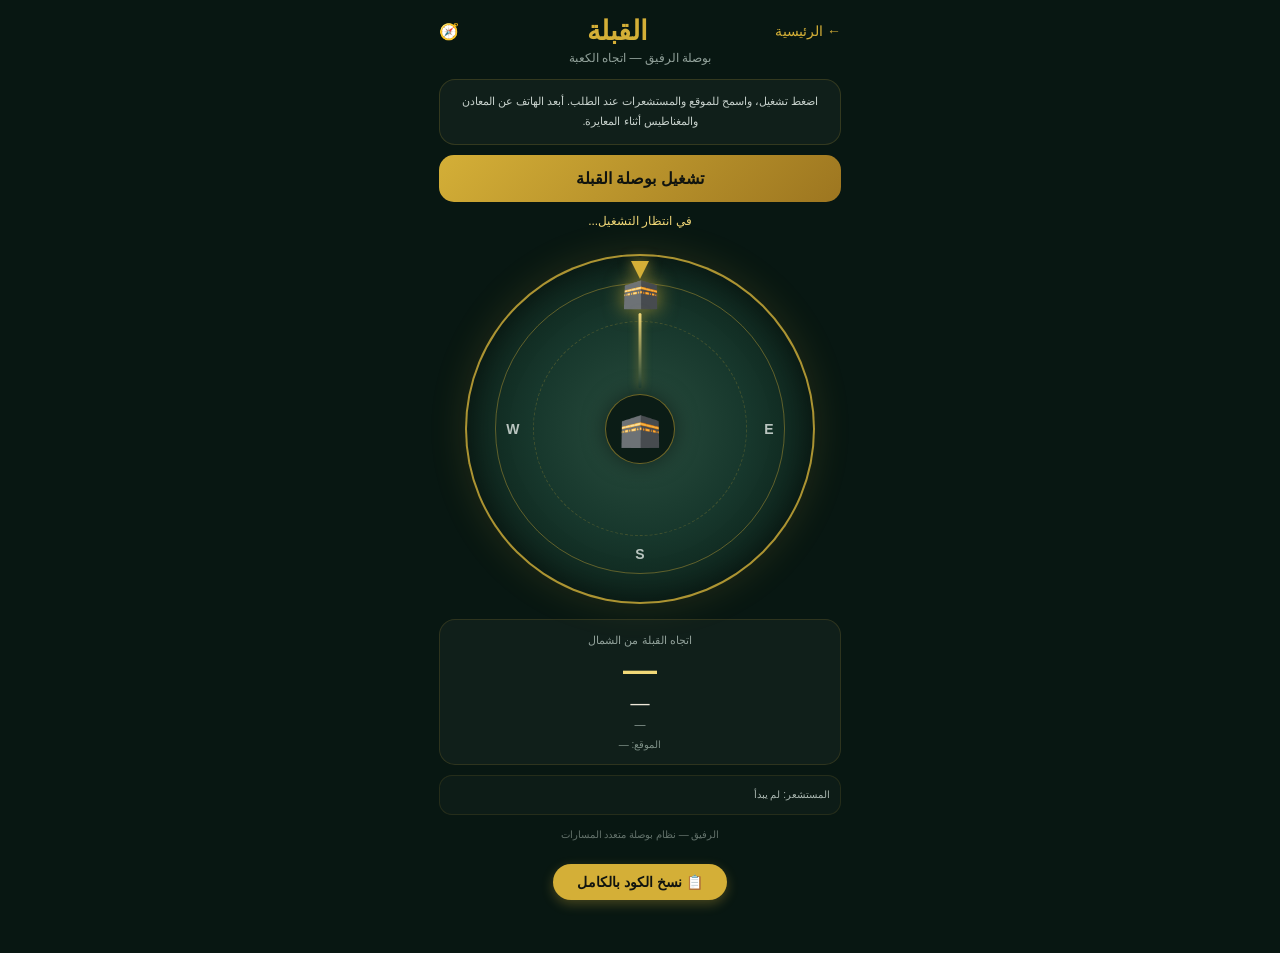
<file: qibla.html>
<!DOCTYPE html>
<html lang="ar" dir="rtl">

<head>
    <meta charset="UTF-8">
    <meta name="viewport" content="width=device-width, initial-scale=1.0, user-scalable=no, viewport-fit=cover">
    <meta name="theme-color" content="#080B10">
    <title>الرفيق — بوصلة القبلة</title>
    <style>
        /* ===== المتغيرات العامة ===== */
        :root {
            --bg: #081712;
            --card: #10251e;
            --gold: #d4af37;
            --gold2: #f1d878;
            --text: #eee7d8;
            --muted: #91a19a;
            --green: #39c98a;
            --red: #e26b6b;
        }

        * {
            box-sizing: border-box;
        }

        html,
        body {
            margin: 0;
            min-height: 100%;
            background: var(--bg);
            color: var(--text);
            font-family: Tajawal, "Segoe UI", Arial, sans-serif;
        }

        body {
            min-height: 100vh;
            display: flex;
            flex-direction: column;
            align-items: center;
            justify-content: center;
        }

        /* ===== الصفحة الرئيسية ===== */
        .page {
            width: 100%;
            max-width: 430px;
            margin: auto;
            padding: 15px 14px 32px;
        }

        /* ===== الرأس ===== */
        .head {
            display: flex;
            align-items: center;
            justify-content: space-between;
        }

        .back {
            color: var(--gold);
            text-decoration: none;
            font-size: 14px;
        }

        .title {
            margin: 0;
            color: var(--gold);
            font-family: Amiri, serif;
            font-size: 27px;
        }

        .sub {
            text-align: center;
            color: var(--muted);
            font-size: 12px;
            margin: 4px 0 14px;
        }

        /* ===== المعلومات ===== */
        .info {
            padding: 12px;
            border: 1px solid rgba(212, 175, 55, .18);
            background: rgba(255, 255, 255, .035);
            border-radius: 16px;
            text-align: center;
            color: #c7d1cc;
            font-size: 11px;
            line-height: 1.8;
            margin-bottom: 10px;
        }

        /* ===== الزر ===== */
        .start {
            width: 100%;
            padding: 14px;
            border: 0;
            border-radius: 15px;
            background: linear-gradient(135deg, #d4af37, #9d7620);
            color: #11140f;
            font: 800 16px Tajawal, sans-serif;
            cursor: pointer;
            transition: opacity 0.2s;
        }

        .start:disabled {
            opacity: .65;
            cursor: not-allowed;
        }

        /* ===== الحالة ===== */
        .status {
            min-height: 48px;
            padding: 9px 4px;
            text-align: center;
            color: var(--gold2);
            font-size: 12px;
            line-height: 1.7;
        }
        .status.good {
            color: var(--green);
        }
        .status.error {
            color: #ef9696;
        }

        /* ===== البوصلة ===== */
        .compass {
            position: relative;
            width: min(88vw, 350px);
            height: min(88vw, 350px);
            margin: 4px auto 15px;
            border-radius: 50%;
            border: 2px solid rgba(212, 175, 55, .8);
            background: radial-gradient(circle, #294d3e 0%, #17372c 45%, #0c2119 78%, #06120e 100%);
            box-shadow: 0 0 38px rgba(212, 175, 55, .14), inset 0 0 35px rgba(0, 0, 0, .55);
        }

        .ring {
            position: absolute;
            border-radius: 50%;
            border: 1px solid rgba(212, 175, 55, .4);
        }
        .ring.one {
            inset: 8%;
        }
        .ring.two {
            inset: 19%;
            border-style: dashed;
            border-color: rgba(212, 175, 55, .22);
        }

        .plate {
            position: absolute;
            inset: 8%;
            transition: transform .12s linear;
        }
        .n,
        .e,
        .s,
        .w {
            position: absolute;
            font: bold 14px Arial, sans-serif;
        }
        .n {
            top: 4%;
            left: 50%;
            transform: translateX(-50%);
            color: var(--red);
        }
        .e {
            right: 4%;
            top: 50%;
            transform: translateY(-50%);
            color: #b9c4bf;
        }
        .s {
            bottom: 4%;
            left: 50%;
            transform: translateX(-50%);
            color: #b9c4bf;
        }
        .w {
            left: 4%;
            top: 50%;
            transform: translateY(-50%);
            color: #b9c4bf;
        }

        .pointer-top {
            position: absolute;
            top: 5px;
            left: 50%;
            transform: translateX(-50%);
            width: 0;
            height: 0;
            border-left: 9px solid transparent;
            border-right: 9px solid transparent;
            border-top: 18px solid var(--gold);
            filter: drop-shadow(0 0 7px rgba(212, 175, 55, .7));
            z-index: 20;
        }

        .qibla {
            position: absolute;
            inset: 5%;
            transition: transform .12s linear;
            z-index: 12;
            pointer-events: none;
        }
        .kaaba {
            position: absolute;
            top: 2px;
            left: 50%;
            transform: translateX(-50%);
            font-size: 30px;
            filter: drop-shadow(0 0 10px rgba(212, 175, 55, .7));
        }
        .qline {
            position: absolute;
            top: 40px;
            left: 50%;
            width: 3px;
            height: 24%;
            transform: translateX(-50%);
            border-radius: 8px;
            background: linear-gradient(to bottom, var(--gold2), transparent);
            box-shadow: 0 0 10px rgba(212, 175, 55, .6);
        }

        .center {
            position: absolute;
            left: 50%;
            top: 50%;
            transform: translate(-50%, -50%);
            width: 70px;
            height: 70px;
            border-radius: 50%;
            display: flex;
            align-items: center;
            justify-content: center;
            background: #0b1c16;
            border: 1px solid rgba(212, 175, 55, .5);
            box-shadow: 0 0 22px rgba(0, 0, 0, .5);
            font-size: 34px;
            z-index: 15;
        }

        /* ===== التفاصيل ===== */
        .details {
            padding: 14px;
            background: rgba(255, 255, 255, .035);
            border: 1px solid rgba(212, 175, 55, .15);
            border-radius: 16px;
            text-align: center;
        }
        .label {
            color: var(--muted);
            font-size: 11px;
        }
        .degree {
            margin: 3px 0;
            color: var(--gold2);
            font: bold 34px Arial, sans-serif;
        }
        .direction {
            color: var(--text);
            font: 700 19px Amiri, serif;
        }
        .relative {
            color: var(--muted);
            font-size: 11px;
            margin-top: 4px;
        }
        .location {
            color: #7e9087;
            font-size: 10px;
            margin-top: 9px;
        }

        /* ===== المستشعر ===== */
        .sensor-box {
            margin-top: 10px;
            padding: 10px;
            border-radius: 13px;
            background: rgba(255, 255, 255, .025);
            border: 1px solid rgba(212, 175, 55, .12);
            font-size: 10px;
            line-height: 1.8;
            color: #aab7b1;
        }

        /* ===== المساعدة ===== */
        .help {
            display: none;
            margin-top: 10px;
            padding: 12px;
            border-radius: 13px;
            background: rgba(190, 120, 60, .10);
            border: 1px solid rgba(212, 175, 55, .18);
            color: #d4c39f;
            font-size: 11px;
            line-height: 1.8;
        }
        .help.show {
            display: block;
        }

        .footer {
            text-align: center;
            margin-top: 14px;
            color: #63726b;
            font-size: 10px;
        }

        /* ===== زر النسخ ===== */
        .copy-section {
            margin-top: 24px;
            text-align: center;
        }
        .copy-btn {
            background: var(--gold);
            border: none;
            color: #11140f;
            font: 700 14px Tajawal, sans-serif;
            padding: 10px 24px;
            border-radius: 30px;
            cursor: pointer;
            transition: 0.2s;
            box-shadow: 0 4px 12px rgba(212, 175, 55, 0.3);
        }
        .copy-btn:hover {
            transform: scale(1.02);
            background: #e2c15a;
        }
        .copy-btn:active {
            transform: scale(0.97);
        }
        .copy-msg {
            color: var(--green);
            font-size: 13px;
            margin-top: 6px;
            opacity: 0;
            transition: opacity 0.3s;
        }
        .copy-msg.show {
            opacity: 1;
        }
    </style>
</head>

<body>

    <div class="page" id="app">

        <!-- الرأس -->
        <div class="head">
            <a class="back" href="./index.html">← الرئيسية</a>
            <h1 class="title">القبلة</h1>
            <span>🧭</span>
        </div>
        <div class="sub">بوصلة الرفيق — اتجاه الكعبة</div>

        <!-- معلومات -->
        <div class="info">
            اضغط تشغيل، واسمح للموقع والمستشعرات عند الطلب.
            أبعد الهاتف عن المعادن والمغناطيس أثناء المعايرة.
        </div>

        <!-- زر التشغيل -->
        <button id="start" class="start" type="button">تشغيل بوصلة القبلة</button>

        <!-- الحالة -->
        <div id="status" class="status">في انتظار التشغيل...</div>

        <!-- البوصلة -->
        <div class="compass">
            <div class="ring one"></div>
            <div class="ring two"></div>
            <div id="plate" class="plate">
                <div class="n">N</div>
                <div class="e">E</div>
                <div class="s">S</div>
                <div class="w">W</div>
            </div>
            <div class="pointer-top"></div>
            <div id="qibla" class="qibla">
                <div class="kaaba">🕋</div>
                <div class="qline"></div>
            </div>
            <div class="center">🕋</div>
        </div>

        <!-- التفاصيل -->
        <div class="details">
            <div class="label">اتجاه القبلة من الشمال</div>
            <div id="degree" class="degree">—</div>
            <div id="direction" class="direction">—</div>
            <div id="relative" class="relative">—</div>
            <div id="location" class="location">الموقع: —</div>
        </div>

        <!-- المستشعر -->
        <div id="sensorBox" class="sensor-box">المستشعر: لم يبدأ</div>

        <!-- المساعدة -->
        <div id="help" class="help"></div>

        <!-- التذييل -->
        <div class="footer">الرفيق — نظام بوصلة متعدد المسارات</div>

        <!-- ===== زر نسخ الكود ===== -->
        <div class="copy-section">
            <button class="copy-btn" id="copyBtn">📋 نسخ الكود بالكامل</button>
            <div id="copyMsg" class="copy-msg">✅ تم النسخ بنجاح!</div>
        </div>

    </div>

    <script>
        (function() {
            "use strict";

            // ============================================================
            //   ثوابت الكعبة
            // ============================================================
            const KAABA_LAT = 21.4225;
            const KAABA_LNG = 39.8262;

            // ============================================================
            //   عناصر الواجهة
            // ============================================================
            const startBtn = document.getElementById("start");
            const statusEl = document.getElementById("status");
            const plateEl = document.getElementById("plate");
            const qiblaEl = document.getElementById("qibla");
            const degreeEl = document.getElementById("degree");
            const directionEl = document.getElementById("direction");
            const relativeEl = document.getElementById("relative");
            const locationEl = document.getElementById("location");
            const sensorBox = document.getElementById("sensorBox");
            const helpEl = document.getElementById("help");

            // ============================================================
            //   الحالة الداخلية
            // ============================================================
            let qiblaBearing = null; // اتجاه القبلة المطلق (درجة)
            let heading = null; // اتجاه رأس الهاتف (درجة، معدَّل)
            let headingSamples = [];

            let orientationSensor = null;
            let accelerometer = null;
            let magnetometer = null;
            let accelData = null;
            let magneticData = null;

            let genericSensorStarted = false; // هل بدأنا أي مستشعر بنجاح؟

            // ============================================================
            //   دوال مساعدة
            // ============================================================
            function normalize(deg) {
                return ((deg % 360) + 360) % 360;
            }

            function rad(deg) {
                return deg * Math.PI / 180;
            }

            function deg(radVal) {
                return radVal * 180 / Math.PI;
            }

            // ============================================================
            //   حساب اتجاه القبلة (حساب مثلثي)
            // ============================================================
            function calculateQibla(lat, lng) {
                const phi1 = rad(lat);
                const phi2 = rad(KAABA_LAT);
                const dl = rad(KAABA_LNG - lng);
                const y = Math.sin(dl);
                const x = Math.cos(phi1) * Math.tan(phi2) - Math.sin(phi1) * Math.cos(dl);
                return normalize(deg(Math.atan2(y, x)));
            }

            // ============================================================
            //   اسم الاتجاه (8 اتجاهات)
            // ============================================================
            function directionName(value) {
                if (value < 22.5 || value >= 337.5) return "شمال";
                if (value < 67.5) return "شمال شرقي";
                if (value < 112.5) return "شرق";
                if (value < 157.5) return "جنوب شرقي";
                if (value < 202.5) return "جنوب";
                if (value < 247.5) return "جنوب غربي";
                if (value < 292.5) return "غرب";
                return "شمال غربي";
            }

            // ============================================================
            //   تنعيم زاوية البوصلة (المتوسط الدائري)
            // ============================================================
            function smoothHeading(value) {
                headingSamples.push(normalize(value));
                if (headingSamples.length > 7) headingSamples.shift();

                let sx = 0,
                    sy = 0;
                headingSamples.forEach(v => {
                    sx += Math.cos(rad(v));
                    sy += Math.sin(rad(v));
                });
                return normalize(deg(Math.atan2(sy, sx)));
            }

            // ============================================================
            //   تحديث واجهة المستخدم
            // ============================================================
            function updateUI() {
                if (qiblaBearing === null) return;

                degreeEl.textContent = Math.round(qiblaBearing) + "°";
                directionEl.textContent = directionName(qiblaBearing);

                if (heading === null) {
                    plateEl.style.transform = "rotate(0deg)";
                    qiblaEl.style.transform = "rotate(" + qiblaBearing + "deg)";
                    relativeEl.textContent = "اتجاه القبلة محسوب من موقعك — في انتظار البوصلة";
                    return;
                }

                // تدوير لوحة الاتجاهات عكس اتجاه الهاتف
                plateEl.style.transform = "rotate(" + (-heading) + "deg)";

                // الزاوية النسبية بين القبلة واتجاه الهاتف
                const relative = normalize(qiblaBearing - heading);
                qiblaEl.style.transform = "rotate(" + relative + "deg)";

                const error = Math.min(relative, 360 - relative);
                if (error <= 5) {
                    statusEl.textContent = "✅ أنت تواجه القبلة";
                    statusEl.className = "status good";
                    relativeEl.textContent = "القبلة أمامك مباشرة";
                } else {
                    statusEl.textContent = "البوصلة تعمل — حرّك الهاتف حتى يتجه 🕋 للأعلى";
                    statusEl.className = "status";
                    relativeEl.textContent = "الانحراف: " + Math.round(error) + "°";
                }
            }

            // ============================================================
            //   تحويل الكواترنيون إلى اتجاه (لـ AbsoluteOrientationSensor)
            // ============================================================
            function quaternionToHeading(q) {
                if (!q || q.length < 4) return null;
                const [x, y, z, w] = q;

                // متجه أعلى الشاشة في إطار الجهاز: (0, -1, 0)
                const vx = 0,
                    vy = -1,
                    vz = 0;
                // تدويره باستخدام الكواترنيون للحصول على متجه في إطار الأرض
                const tx = 2 * (y * vz - z * vy);
                const ty = 2 * (z * vx - x * vz);
                const tz = 2 * (x * vy - y * vx);
                const wx = vx + w * tx + (y * tz - z * ty);
                const wy = vy + w * ty + (z * tx - x * tz);
                const wz = vz + w * tz + (x * ty - y * tx);

                // في إطار الأرض، X ≈ شرق، Y ≈ شمال
                let result = normalize(deg(Math.atan2(wx, wy)));
                // إذا كان المتجه يشير للأسفل، نعكسه
                if (wz > 0.85) result = normalize(result + 180);
                return result;
            }

            // ============================================================
            //   المسار 1: AbsoluteOrientationSensor
            // ============================================================
            async function startAbsoluteSensor() {
                if (!("AbsoluteOrientationSensor" in window)) return false;
                try {
                    // فحص الأذونات
                    if (navigator.permissions) {
                        const results = await Promise.all([
                            navigator.permissions.query({ name: "accelerometer" }),
                            navigator.permissions.query({ name: "gyroscope" }),
                            navigator.permissions.query({ name: "magnetometer" })
                        ]);
                        if (results.some(r => r.state === "denied")) {
                            throw new Error("صلاحيات المستشعرات مرفوضة");
                        }
                    }

                    orientationSensor = new AbsoluteOrientationSensor({
                        frequency: 30,
                        referenceFrame: "device"
                    });

                    orientationSensor.addEventListener("reading", () => {
                        const val = quaternionToHeading(orientationSensor.quaternion);
                        if (val === null) return;
                        heading = smoothHeading(val);
                        updateUI();
                        sensorBox.textContent = "المستشعر: AbsoluteOrientationSensor ✅";
                    });

                    orientationSensor.addEventListener("error", (e) => {
                        sensorBox.textContent = "المستشعر: خطأ في AbsoluteOrientationSensor";
                        console.warn(e.error);
                    });

                    orientationSensor.start();
                    genericSensorStarted = true;
                    return true;
                } catch (err) {
                    console.warn("AbsoluteOrientationSensor:", err);
                    return false;
                }
            }

            // ============================================================
            //   المسار 2: Accelerometer + Magnetometer (محاكاة Android)
            // ============================================================
            function computeFromRawSensors() {
                if (!accelData || !magneticData) return;

                const { x: ax, y: ay, z: az } = accelData;
                const { x: mx, y: my, z: mz } = magneticData;

                const g = Math.hypot(ax, ay, az);
                const m = Math.hypot(mx, my, mz);
                if (g < 0.1 || m < 0.1) return;

                // H = magnetic × gravity
                let hx = my * az - mz * ay;
                let hy = mz * ax - mx * az;
                let hz = mx * ay - my * ax;
                const h = Math.hypot(hx, hy, hz);
                if (h < 0.1) return;
                hx /= h;
                hy /= h;
                hz /= h;

                // تطبيع الجاذبية
                const gx = ax / g,
                    gy = ay / g,
                    gz = az / g;

                // M = gravity × H
                const ex = gy * hz - gz * hy;
                const ey = gz * hx - gx * hz;
                const ez = gx * hy - gy * hx;

                // azimuth = atan2(H.y, M.y)
                let azimuth = normalize(deg(Math.atan2(hy, ey)));
                heading = smoothHeading(azimuth);
                updateUI();
                sensorBox.textContent = "المستشعر: Accelerometer + Magnetometer ✅";
            }

            async function startRawSensors() {
                if (!("Accelerometer" in window) || !("Magnetometer" in window)) return false;
                try {
                    if (navigator.permissions) {
                        const results = await Promise.all([
                            navigator.permissions.query({ name: "accelerometer" }),
                            navigator.permissions.query({ name: "magnetometer" })
                        ]);
                        if (results.some(r => r.state === "denied")) {
                            throw new Error("صلاحيات المستشعرات مرفوضة");
                        }
                    }

                    accelerometer = new Accelerometer({ frequency: 30 });
                    magnetometer = new Magnetometer({ frequency: 30 });

                    accelerometer.addEventListener("reading", () => {
                        accelData = { x: accelerometer.x, y: accelerometer.y, z: accelerometer.z };
                        computeFromRawSensors();
                    });
                    magnetometer.addEventListener("reading", () => {
                        magneticData = { x: magnetometer.x, y: magnetometer.y, z: magnetometer.z };
                        computeFromRawSensors();
                    });

                    accelerometer.start();
                    magnetometer.start();
                    genericSensorStarted = true;
                    return true;
                } catch (err) {
                    console.warn("Raw sensors:", err);
                    return false;
                }
            }

            // ============================================================
            //   المسار 3: DeviceOrientation (احتياطي)
            // ============================================================
            function handleDeviceOrientation(event) {
                let value = null;
                // 1) iOS (webkitCompassHeading)
                if (typeof event.webkitCompassHeading === "number" && !isNaN(event.webkitCompassHeading)) {
                    value = event.webkitCompassHeading;
                }
                // 2) Android absolute (alpha هو البوصلة)
                else if (event.absolute === true && typeof event.alpha === "number") {
                    value = 360 - event.alpha;
                }
                // 3) Fallback
                else if (typeof event.alpha === "number") {
                    value = 360 - event.alpha;
                }
                if (value === null) return;

                heading = smoothHeading(value);
                updateUI();
                if (!genericSensorStarted) {
                    sensorBox.textContent = "المستشعر: DeviceOrientation ✅";
                }
            }

            async function startDeviceOrientation() {
                try {
                    // طلب الإذن في iOS 13+
                    if (typeof DeviceOrientationEvent !== "undefined" &&
                        typeof DeviceOrientationEvent.requestPermission === "function") {
                        const perm = await DeviceOrientationEvent.requestPermission();
                        if (perm !== "granted") throw new Error("تم رفض إذن DeviceOrientation");
                    }
                    window.addEventListener("deviceorientation", handleDeviceOrientation, true);
                    window.addEventListener("deviceorientationabsolute", handleDeviceOrientation, true);
                    genericSensorStarted = true;
                    return true;
                } catch (err) {
                    console.warn("DeviceOrientation:", err);
                    return false;
                }
            }

            // ============================================================
            //   الحصول على الموقع (GPS)
            // ============================================================
            function getLocation() {
                return new Promise((resolve, reject) => {
                    if (!navigator.geolocation) {
                        reject(new Error("GPS غير متاح"));
                        return;
                    }
                    navigator.geolocation.getCurrentPosition(resolve, reject, {
                        enableHighAccuracy: true,
                        timeout: 15000,
                        maximumAge: 5000
                    });
                });
            }

            // ============================================================
            //   تشغيل البوصلة (محاولة المسارات بالتسلسل)
            // ============================================================
            async function startCompass() {
                // المسار 1
                sensorBox.textContent = "المستشعر: محاولة AbsoluteOrientationSensor...";
                if (await startAbsoluteSensor()) return true;

                // المسار 2
                sensorBox.textContent = "المستشعر: محاولة Accelerometer + Magnetometer...";
                if (await startRawSensors()) return true;

                // المسار 3
                sensorBox.textContent = "المستشعر: محاولة DeviceOrientation...";
                if (await startDeviceOrientation()) return true;

                return false;
            }

            // ============================================================
            //   بدء التطبيق (الزر)
            // ============================================================
            async function start() {
                startBtn.disabled = true;
                startBtn.textContent = "جاري التشغيل...";
                helpEl.classList.remove("show");

                try {
                    statusEl.textContent = "جاري تحديد موقعك...";
                    const position = await getLocation();

                    qiblaBearing = calculateQibla(
                        position.coords.latitude,
                        position.coords.longitude
                    );
                    locationEl.textContent =
                        "الموقع: " +
                        position.coords.latitude.toFixed(4) +
                        " ، " +
                        position.coords.longitude.toFixed(4);

                    updateUI();
                    statusEl.textContent = "تم تحديد القبلة — تشغيل المستشعر...";

                    const started = await startCompass();
                    if (!started) {
                        throw new Error("لم يتوفر مستشعر اتجاه مدعوم في المتصفح");
                    }

                    startBtn.textContent = "البوصلة تعمل";
                    statusEl.textContent = "✅ نظام البوصلة نشط";
                    statusEl.className = "status good";

                    // إذا لم تصل قراءة خلال 3 ثوانٍ
                    setTimeout(() => {
                        if (heading === null) {
                            statusEl.textContent = "⚠️ المستشعر لم يرسل اتجاهًا بعد";
                            statusEl.className = "status error";
                            helpEl.classList.add("show");
                            helpEl.innerHTML =
                                "الموقع يعمل، لكن المتصفح لم يعطنا اتجاه الهاتف. هذا مرتبط بدعم المستشعر/صلاحياته في المتصفح، وليس بحساب اتجاه القبلة.<br><br>" +
                                "أبعد الهاتف عن المعادن والمغناطيس، حرّكه على شكل 8، ثم أعد المحاولة.";
                        }
                    }, 3000);

                } catch (error) {
                    console.error(error);
                    statusEl.textContent = "❌ " + (error.message || "تعذر تشغيل البوصلة");
                    statusEl.className = "status error";
                    helpEl.classList.add("show");
                    helpEl.innerHTML =
                        "تأكد من السماح بالموقع ومستشعرات الحركة، وأن الصفحة تعمل عبر HTTPS.";
                    startBtn.disabled = false;
                    startBtn.textContent = "إعادة التشغيل";
                }
            }

            startBtn.addEventListener("click", start);

            // ============================================================
            //   زر نسخ الكود بالكامل
            // ============================================================
            document.getElementById("copyBtn").addEventListener("click", function() {
                const htmlContent = document.documentElement.outerHTML;
                navigator.clipboard.writeText(htmlContent).then(() => {
                    const msg = document.getElementById("copyMsg");
                    msg.classList.add("show");
                    setTimeout(() => msg.classList.remove("show"), 2500);
                }).catch(() => {
                    alert("تعذر النسخ، حاول تحديد الكود يدوياً.");
                });
            });

        })();
    </script>

</body>

</html>
</file>
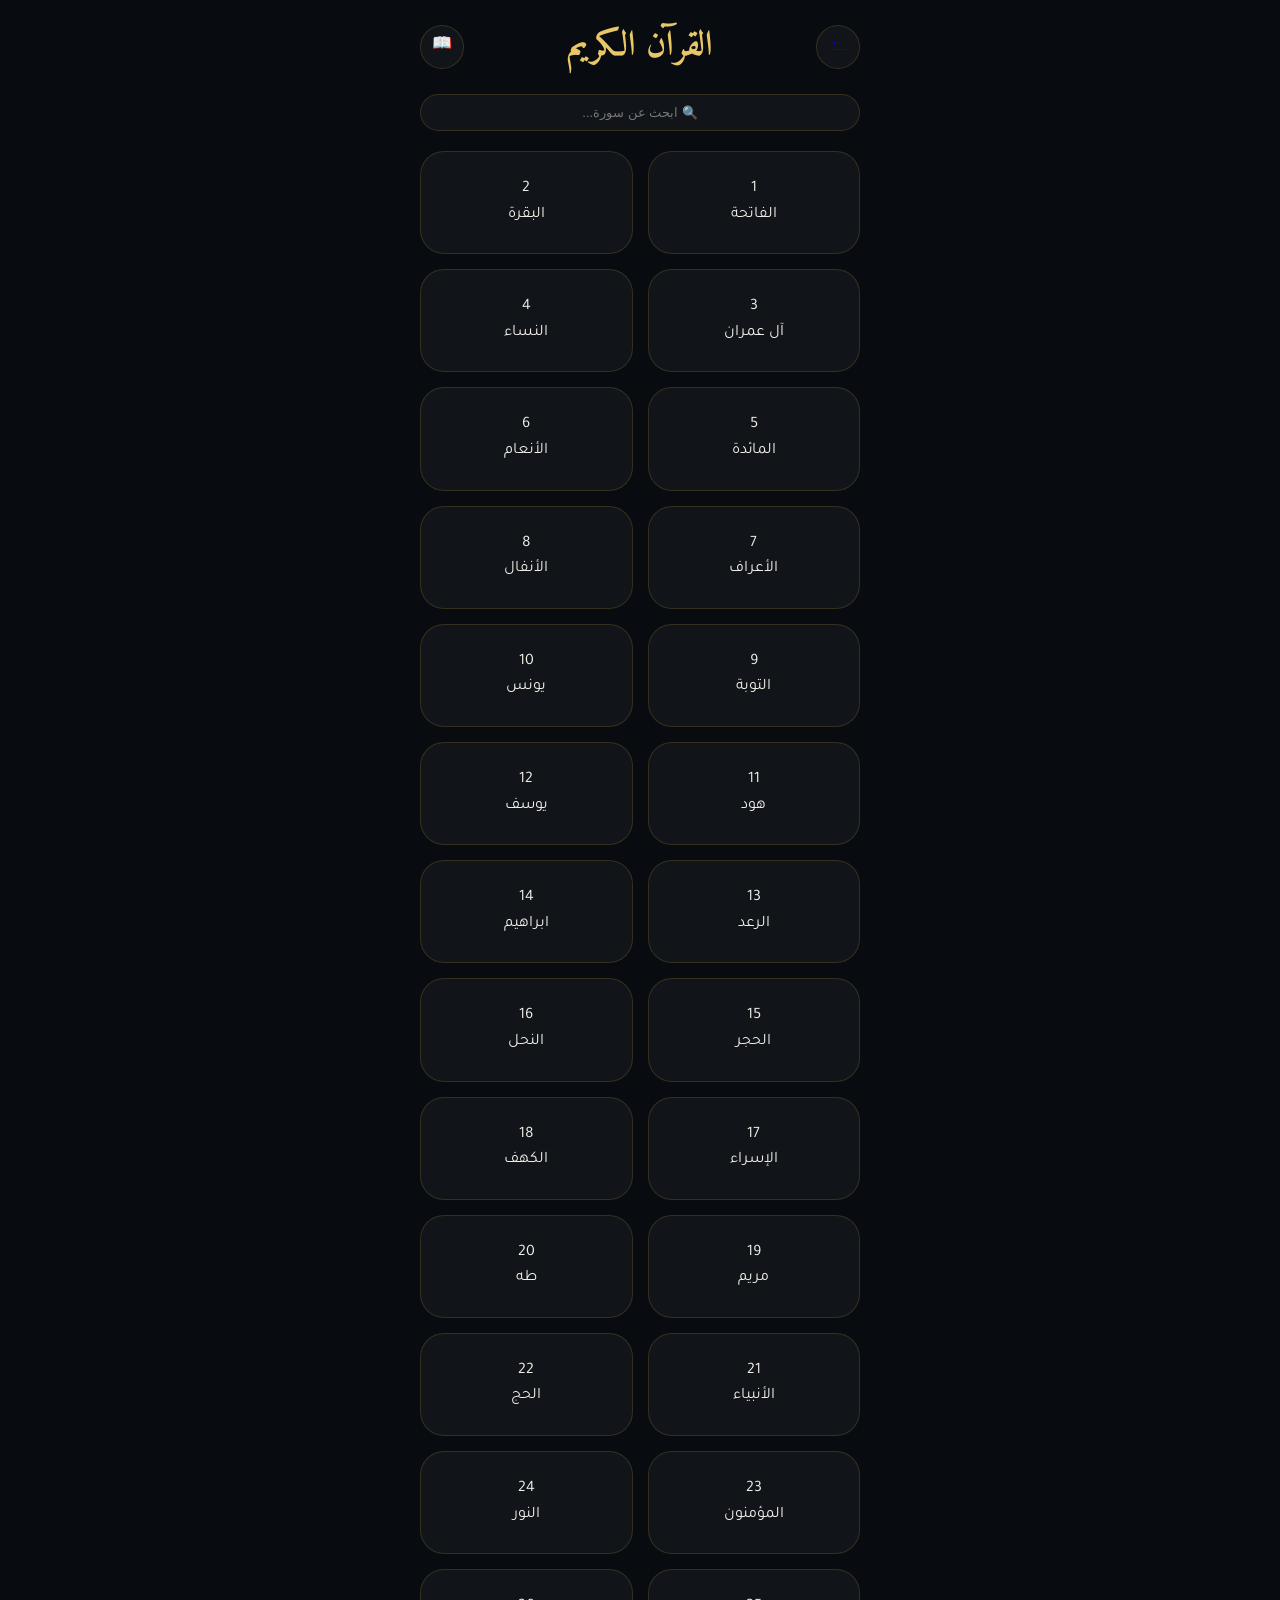
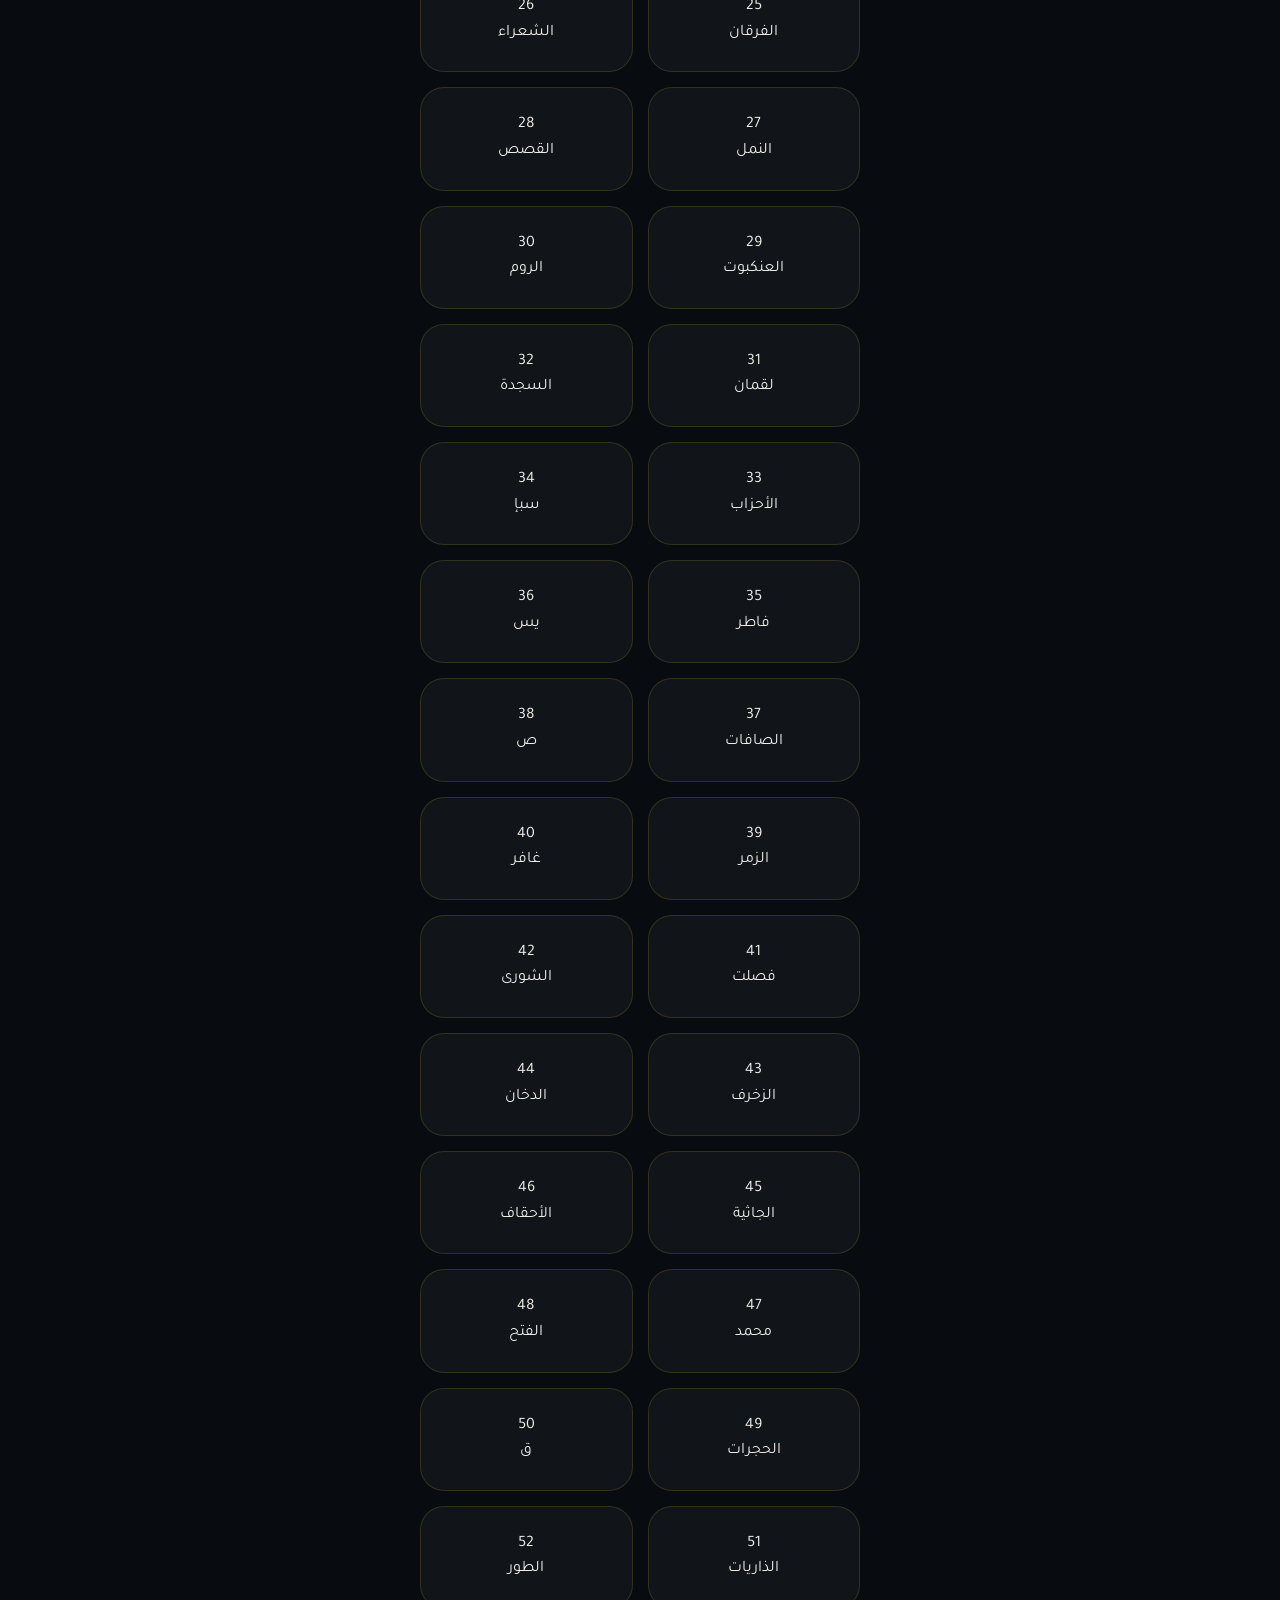
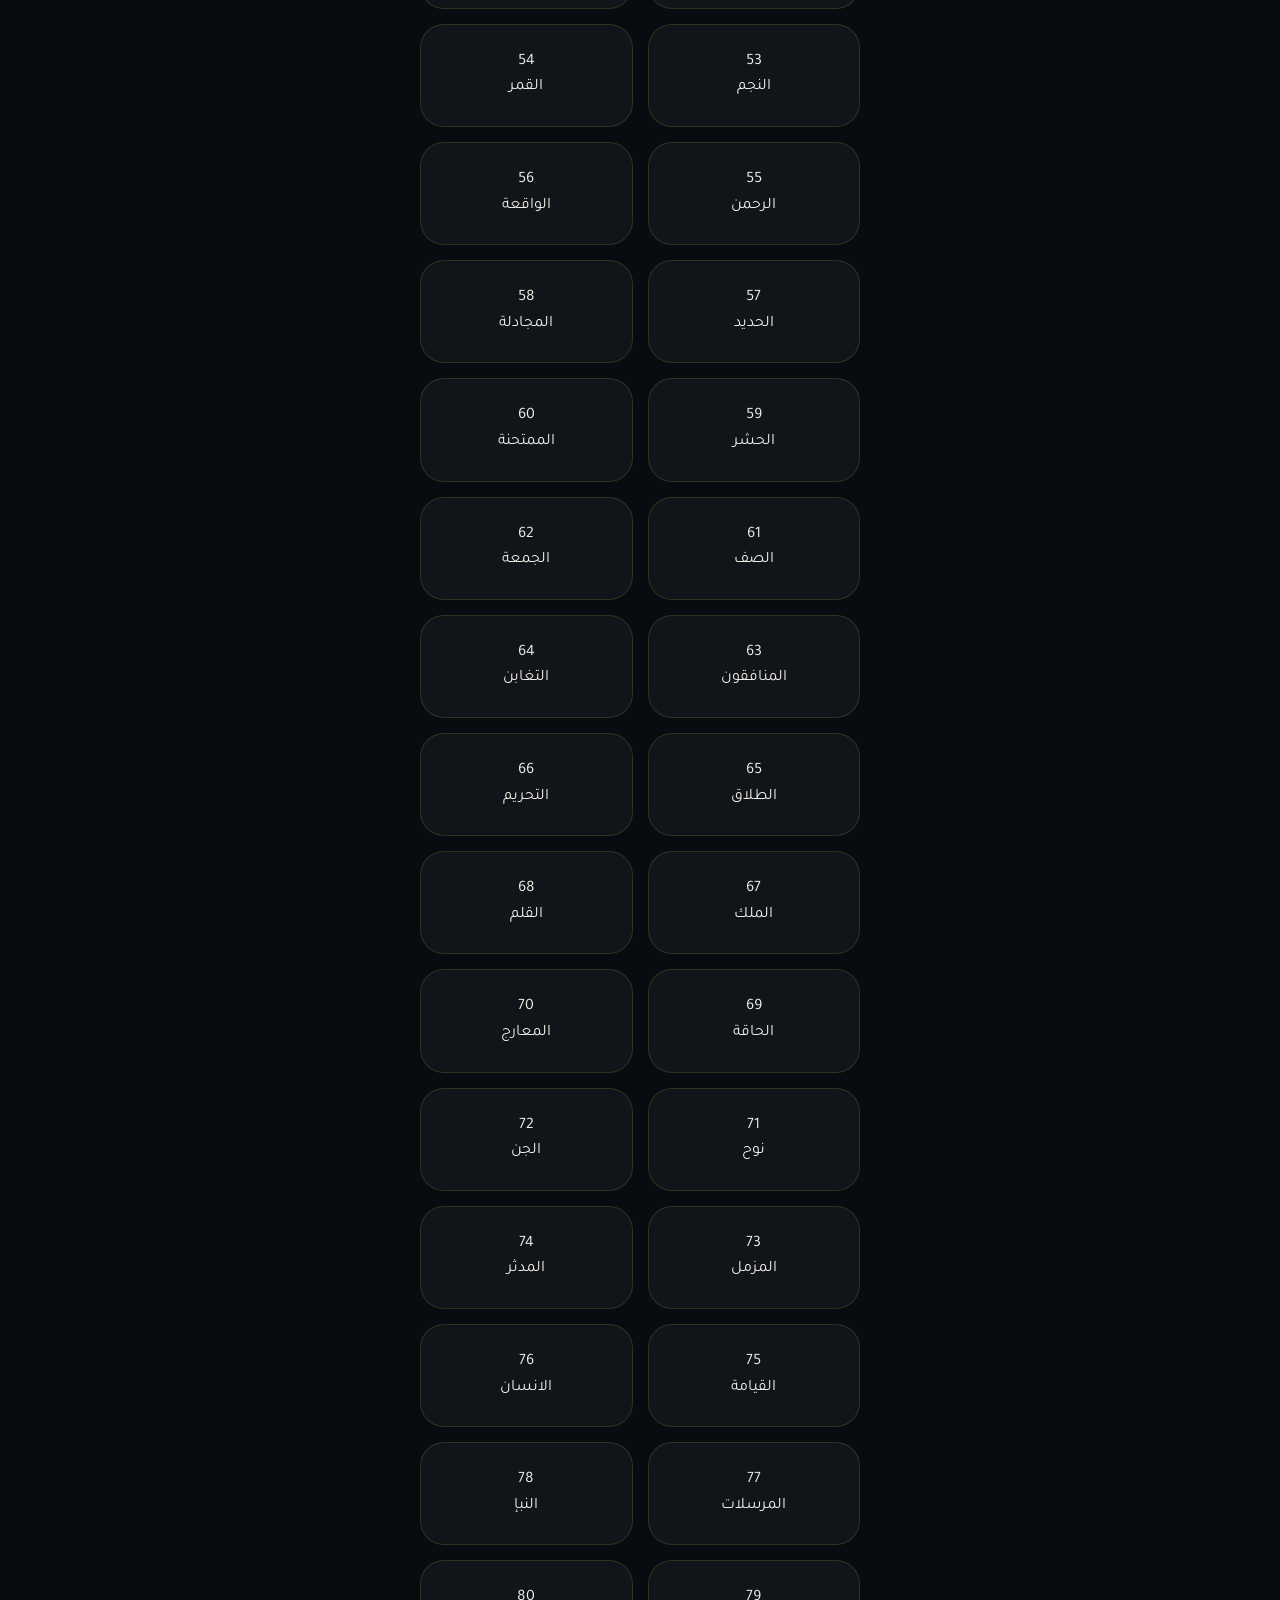
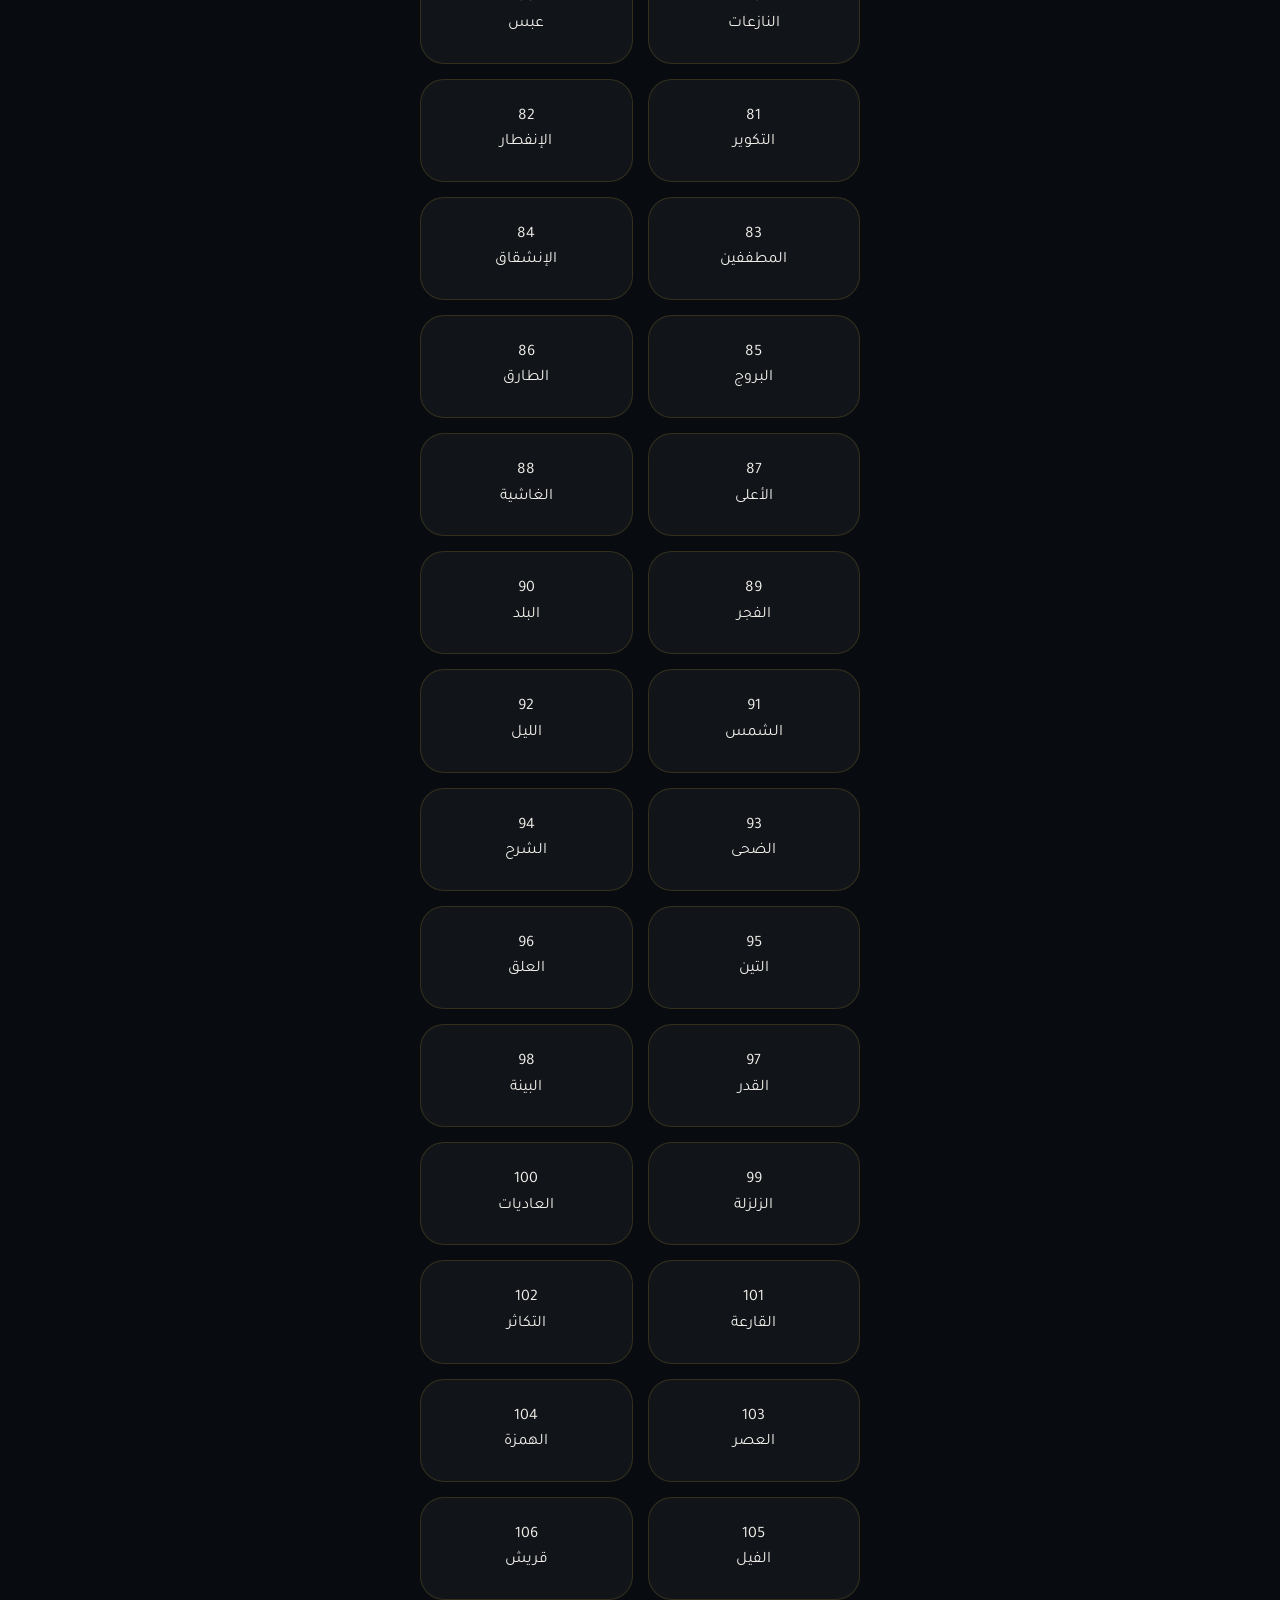
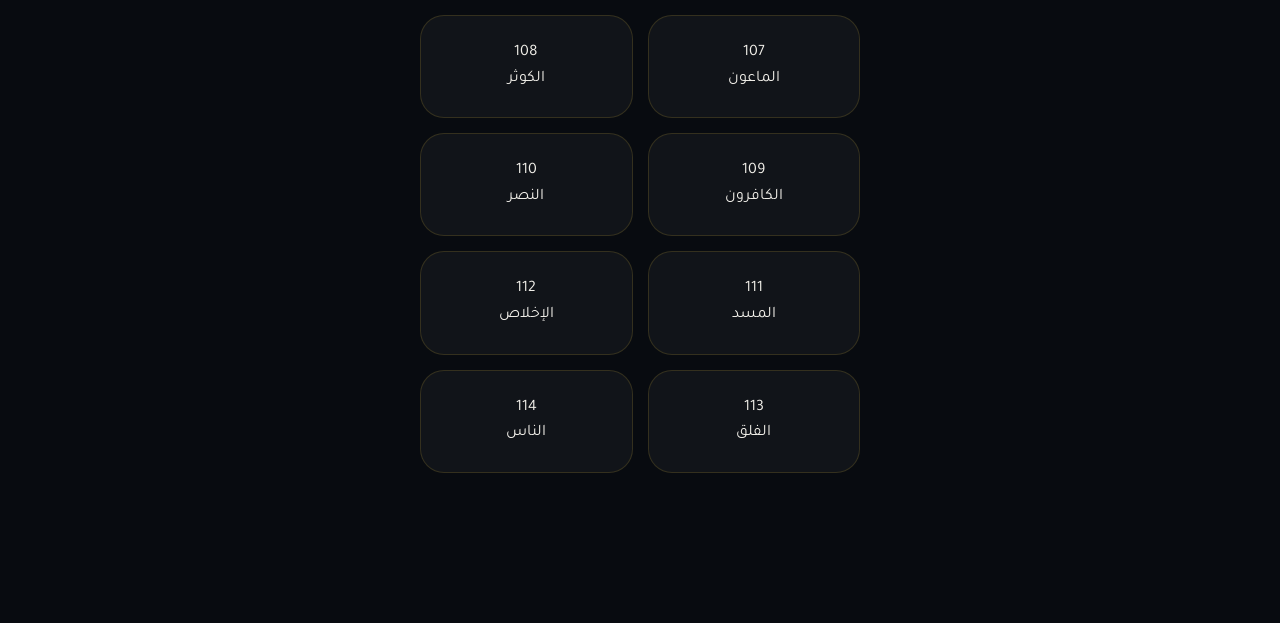
<file: quran.html>
<!DOCTYPE html>
<html lang="ar" dir="rtl">
<head>
    <meta charset="UTF-8">
    <meta name="viewport" content="width=device-width, initial-scale=1.0, maximum-scale=1.0, user-scalable=no, viewport-fit=cover">
    <title>القرآن الكريم — الرفيق</title>
    <link rel="stylesheet" href="./style.css">
    <link href="https://fonts.googleapis.com/css2?family=Amiri:wght@400;700&family=Tajawal:wght@400;700&display=swap" rel="stylesheet">
    <style>
        .ayah-text { font-family: 'Amiri', serif; font-size: 1.8rem; line-height: 2.5; text-align: center; color: var(--text); }
        .ayah-num { display: inline-block; width: 30px; height: 30px; border: 1px solid var(--gold); border-radius: 50%; font-size: 0.9rem; line-height: 30px; text-align: center; margin: 0 5px; color: var(--gold); }
    </style>
</head>
<body>
<div class="max">
    <header class="topbar">
        <a href="index.html" class="brand-mark">←</a>
        <div class="titlebox"><h1>القرآن الكريم</h1></div>
        <div class="brand-mark">📖</div>
    </header>
    <input type="text" id="searchInput" class="pill" style="width:100%; margin-bottom:20px;" placeholder="🔍 ابحث عن سورة..." oninput="filterSurahs()">
    <div id="status" style="text-align:center;">جاري التحميل...</div>
    <div id="surahList" class="grid2"></div>
    <div id="readerView" style="display:none;">
        <button class="pill" onclick="showList()">← الفهرس</button>
        <div class="prayer-card"><h2 id="readerTitle" style="font-family:'Amiri', serif; color:var(--gold);"></h2></div>
        <div id="quranContent" class="prayer-card ayah-text"></div>
    </div>
</div>
<script>
    let QURAN_DATA = null;
    async function loadData() {
        try {
            const res = await fetch('./quran-local.json');
            QURAN_DATA = await res.json();
            document.getElementById('status').style.display = 'none';
            renderList(QURAN_DATA);
        } catch (e) { document.getElementById('status').textContent = "فشل التحميل."; }
    }
    function renderList(data) {
        const list = document.getElementById('surahList');
        list.innerHTML = '';
        data.forEach((s, i) => {
            const card = document.createElement('a');
            card.className = 'feat-card'; card.onclick = () => showSurah(s);
            card.innerHTML = `<div class="icon-wrap">${i+1}</div><div class="t">${s.name}</div>`;
            list.appendChild(card);
        });
    }
    function showSurah(s) {
        document.getElementById('surahList').style.display = 'none';
        document.getElementById('readerView').style.display = 'block';
        document.getElementById('readerTitle').textContent = s.name;
        const content = document.getElementById('quranContent');
        content.innerHTML = '';
        let idx = 0;
        function render() {
            let html = '';
            for(let i=0; i<20 && idx<s.verses.length; i++) {
                html += s.verses[idx] + ` <span class="ayah-num">${idx+1}</span> `;
                idx++;
            }
            content.innerHTML += html;
            if(idx < s.verses.length) requestAnimationFrame(render);
        }
        render();
    }
    function showList() { document.getElementById('readerView').style.display = 'none'; document.getElementById('surahList').style.display = 'grid'; }
    loadData();
</script>
</body>
</html>
</file>
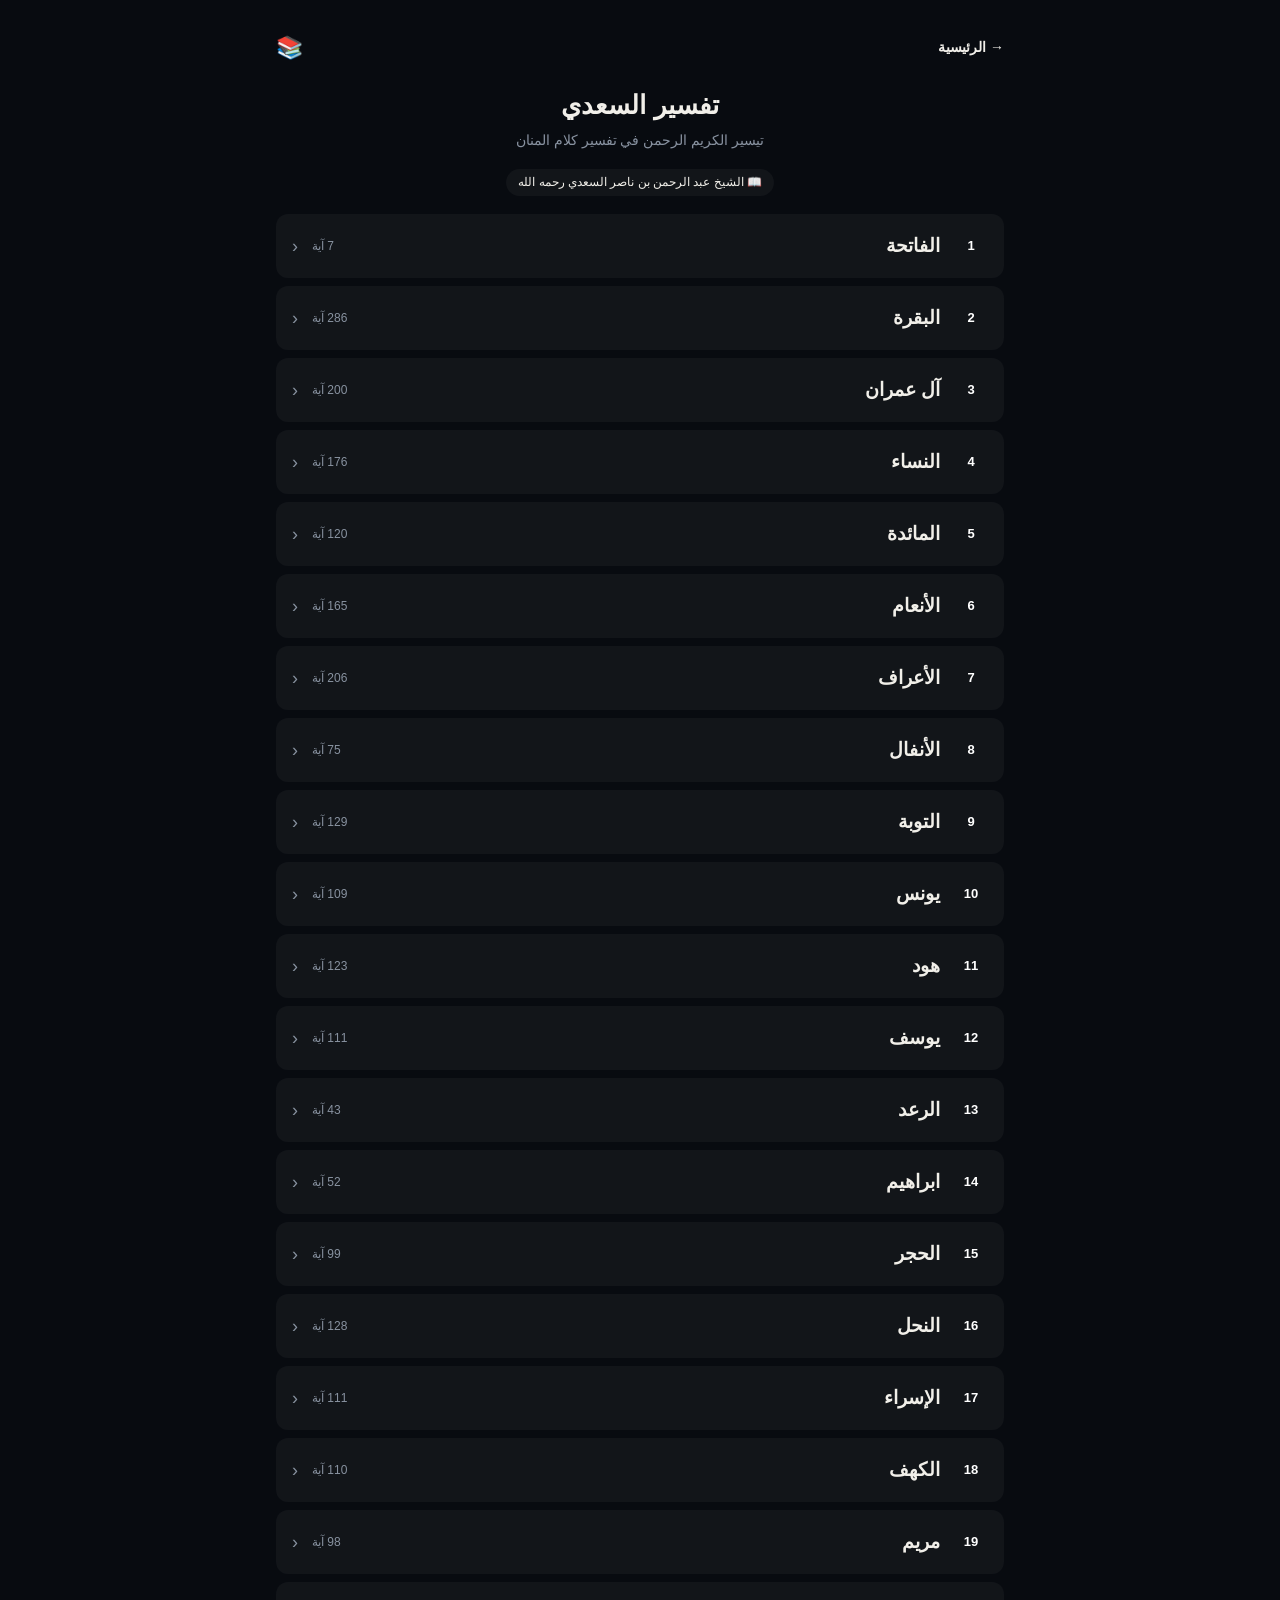
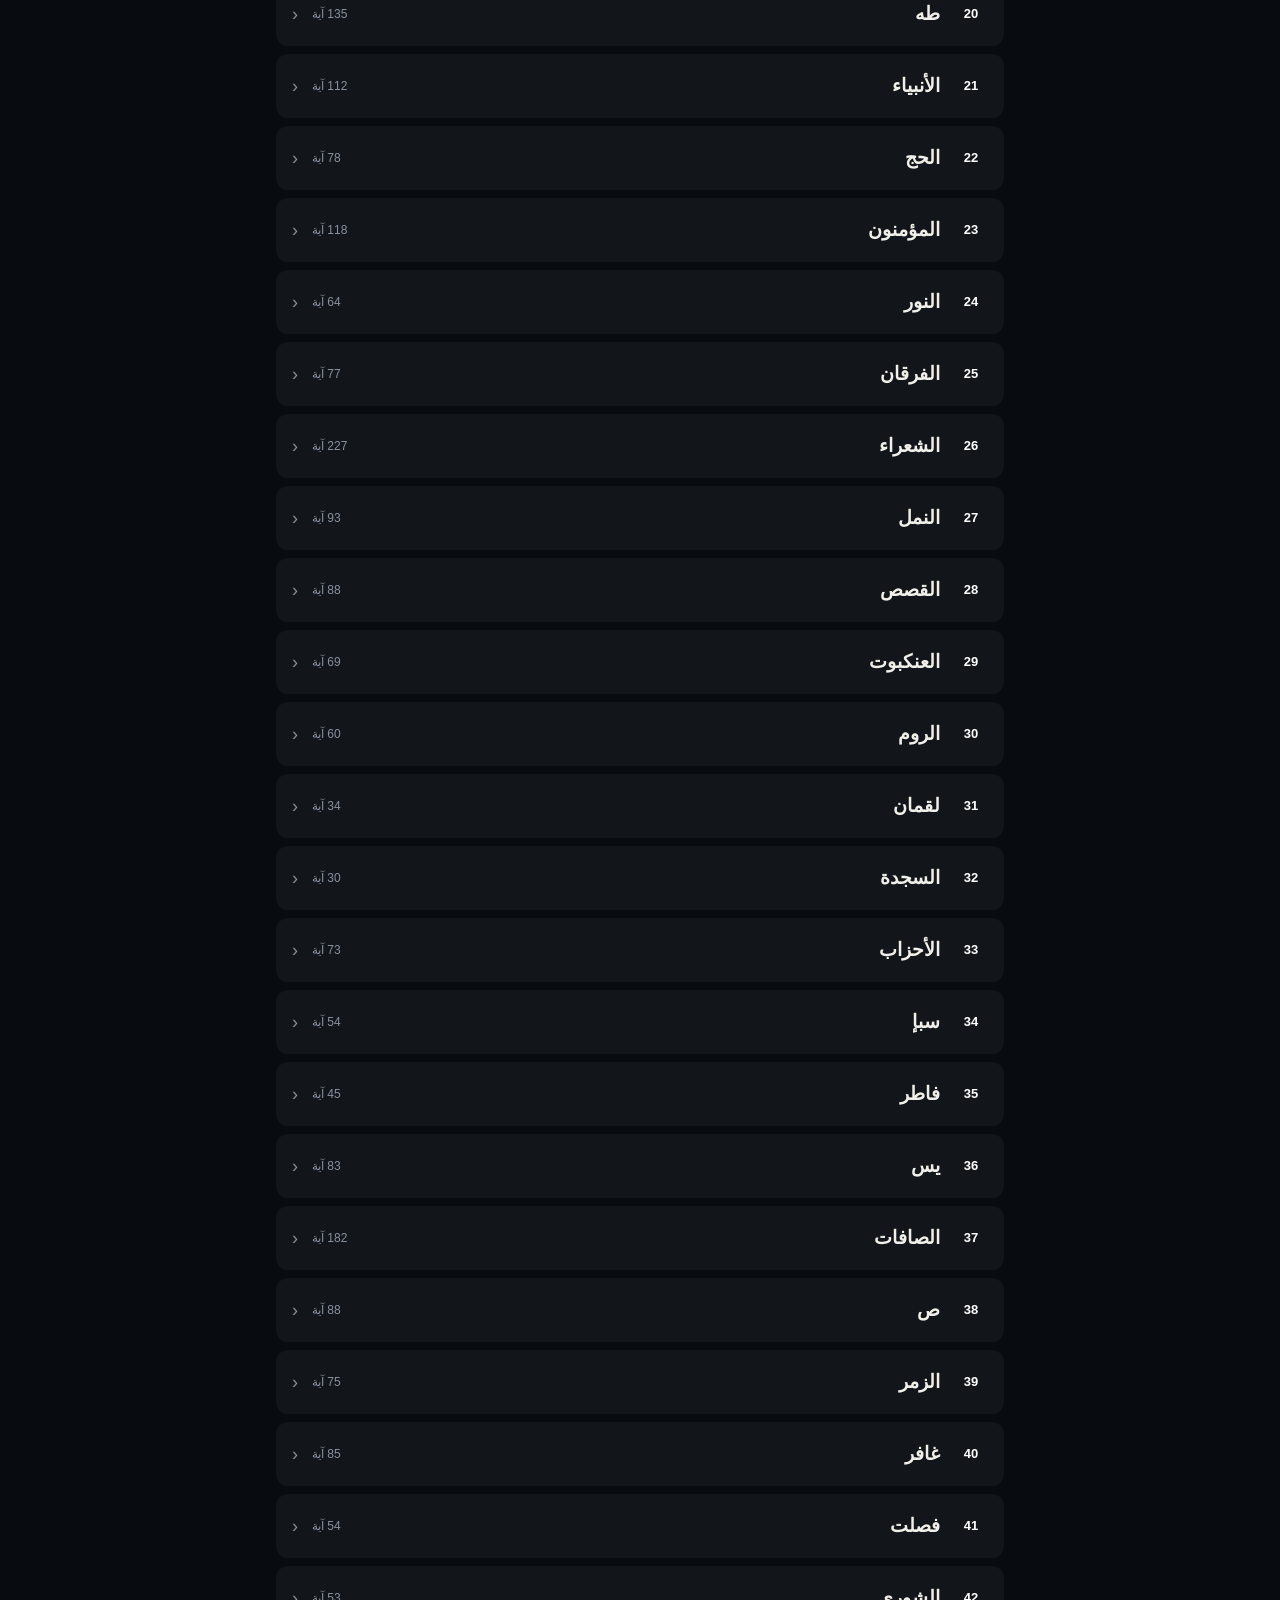
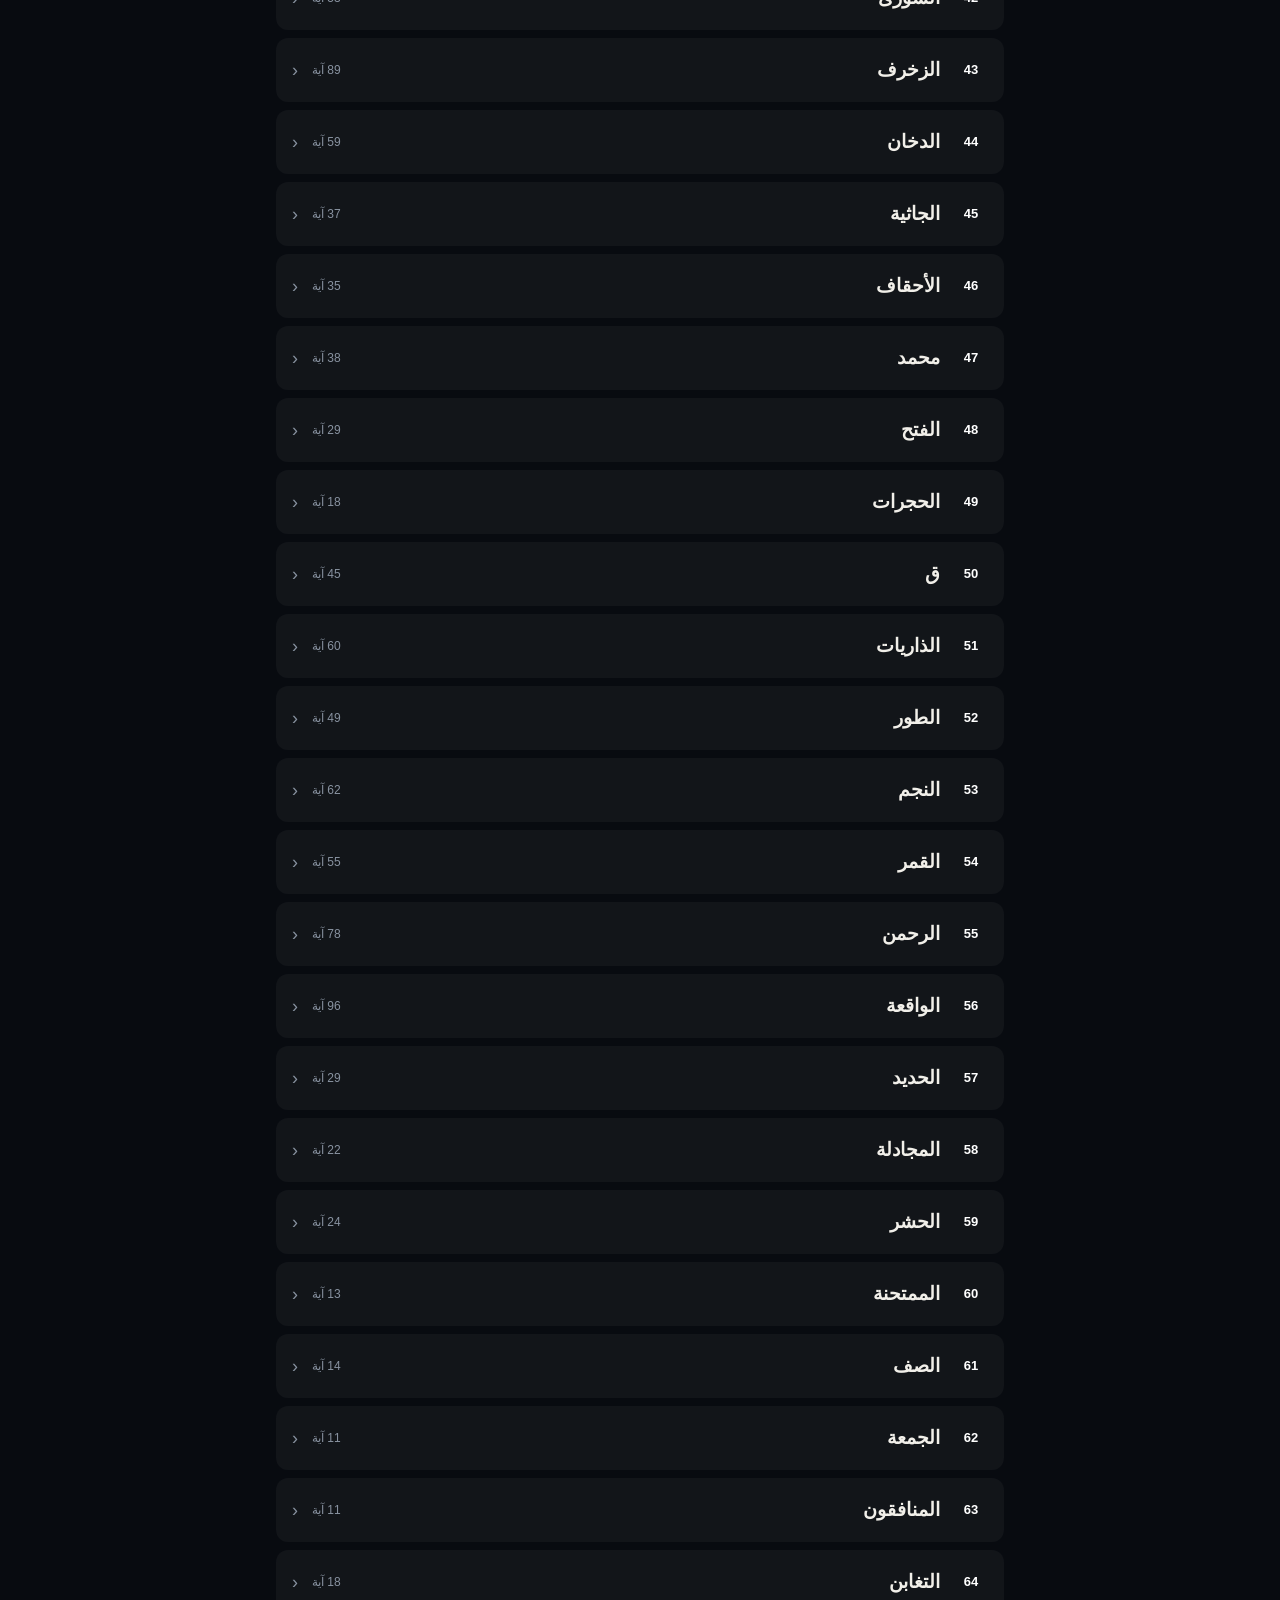
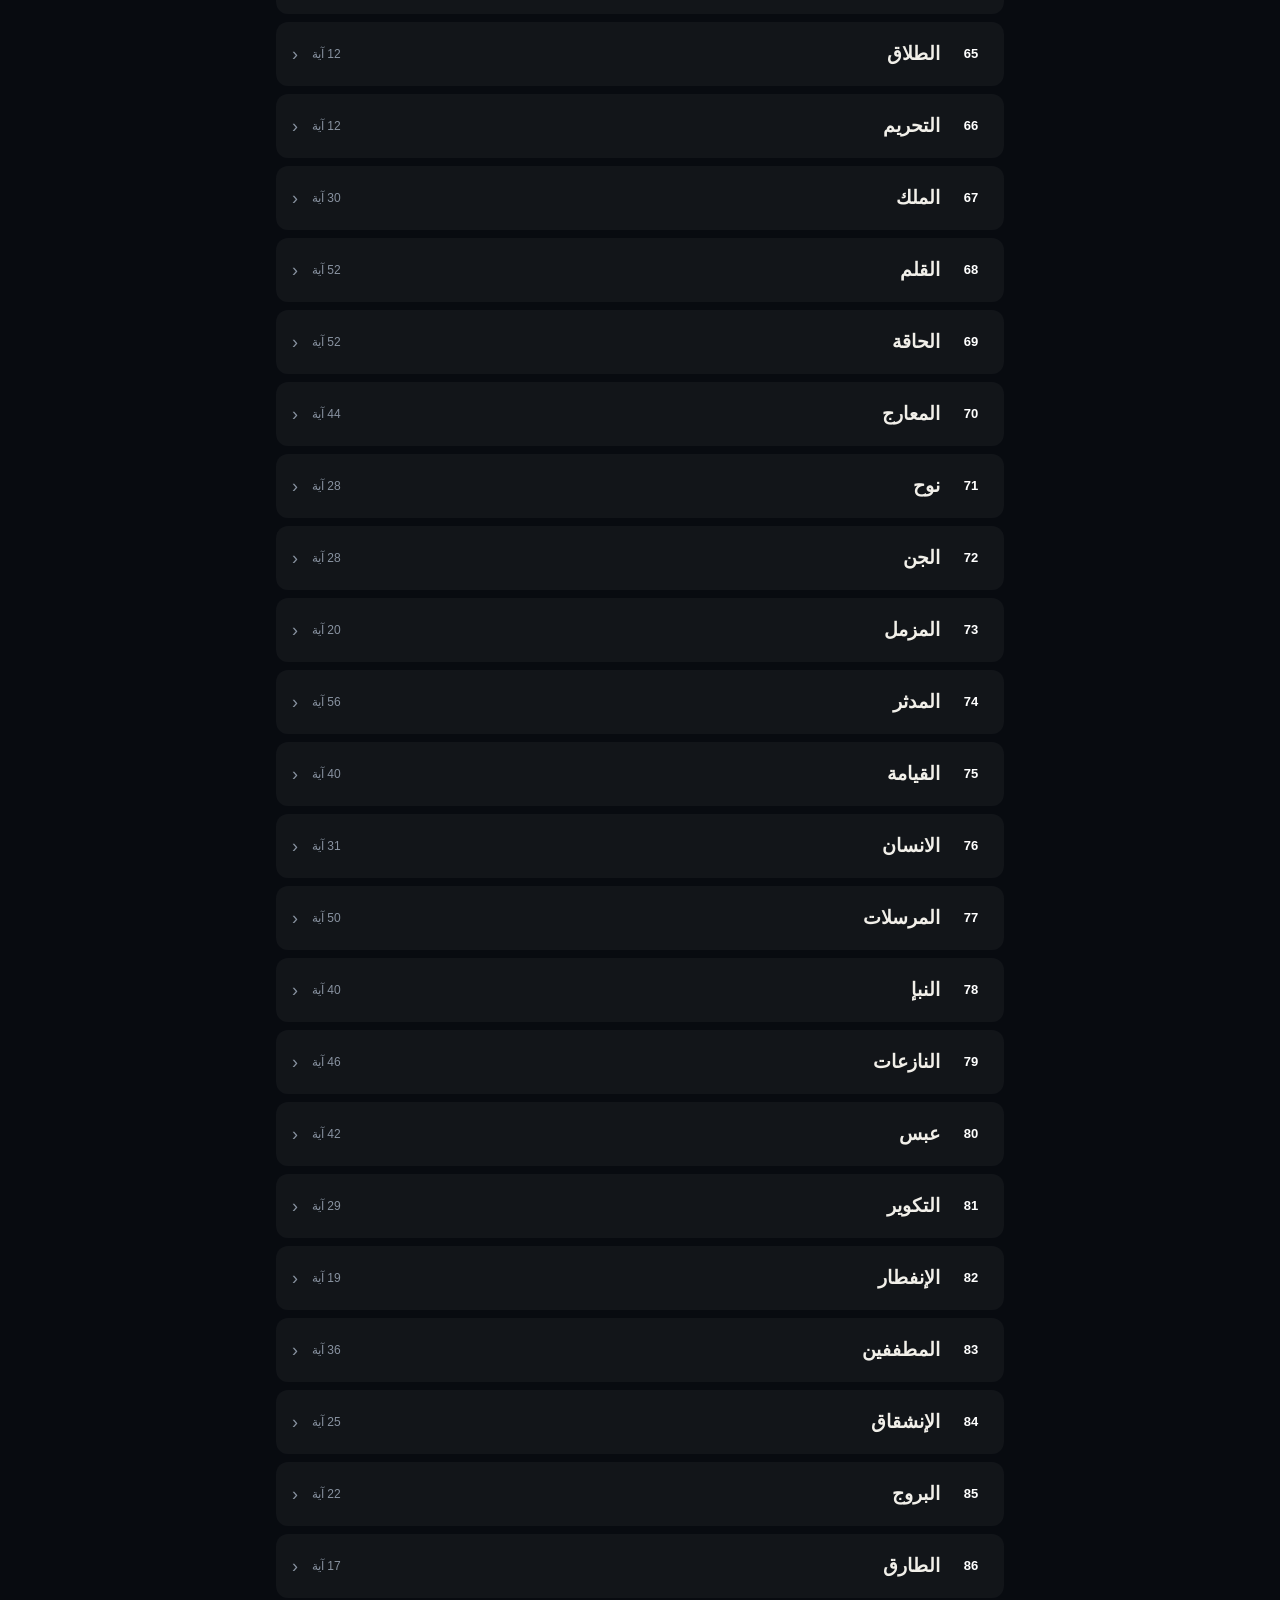
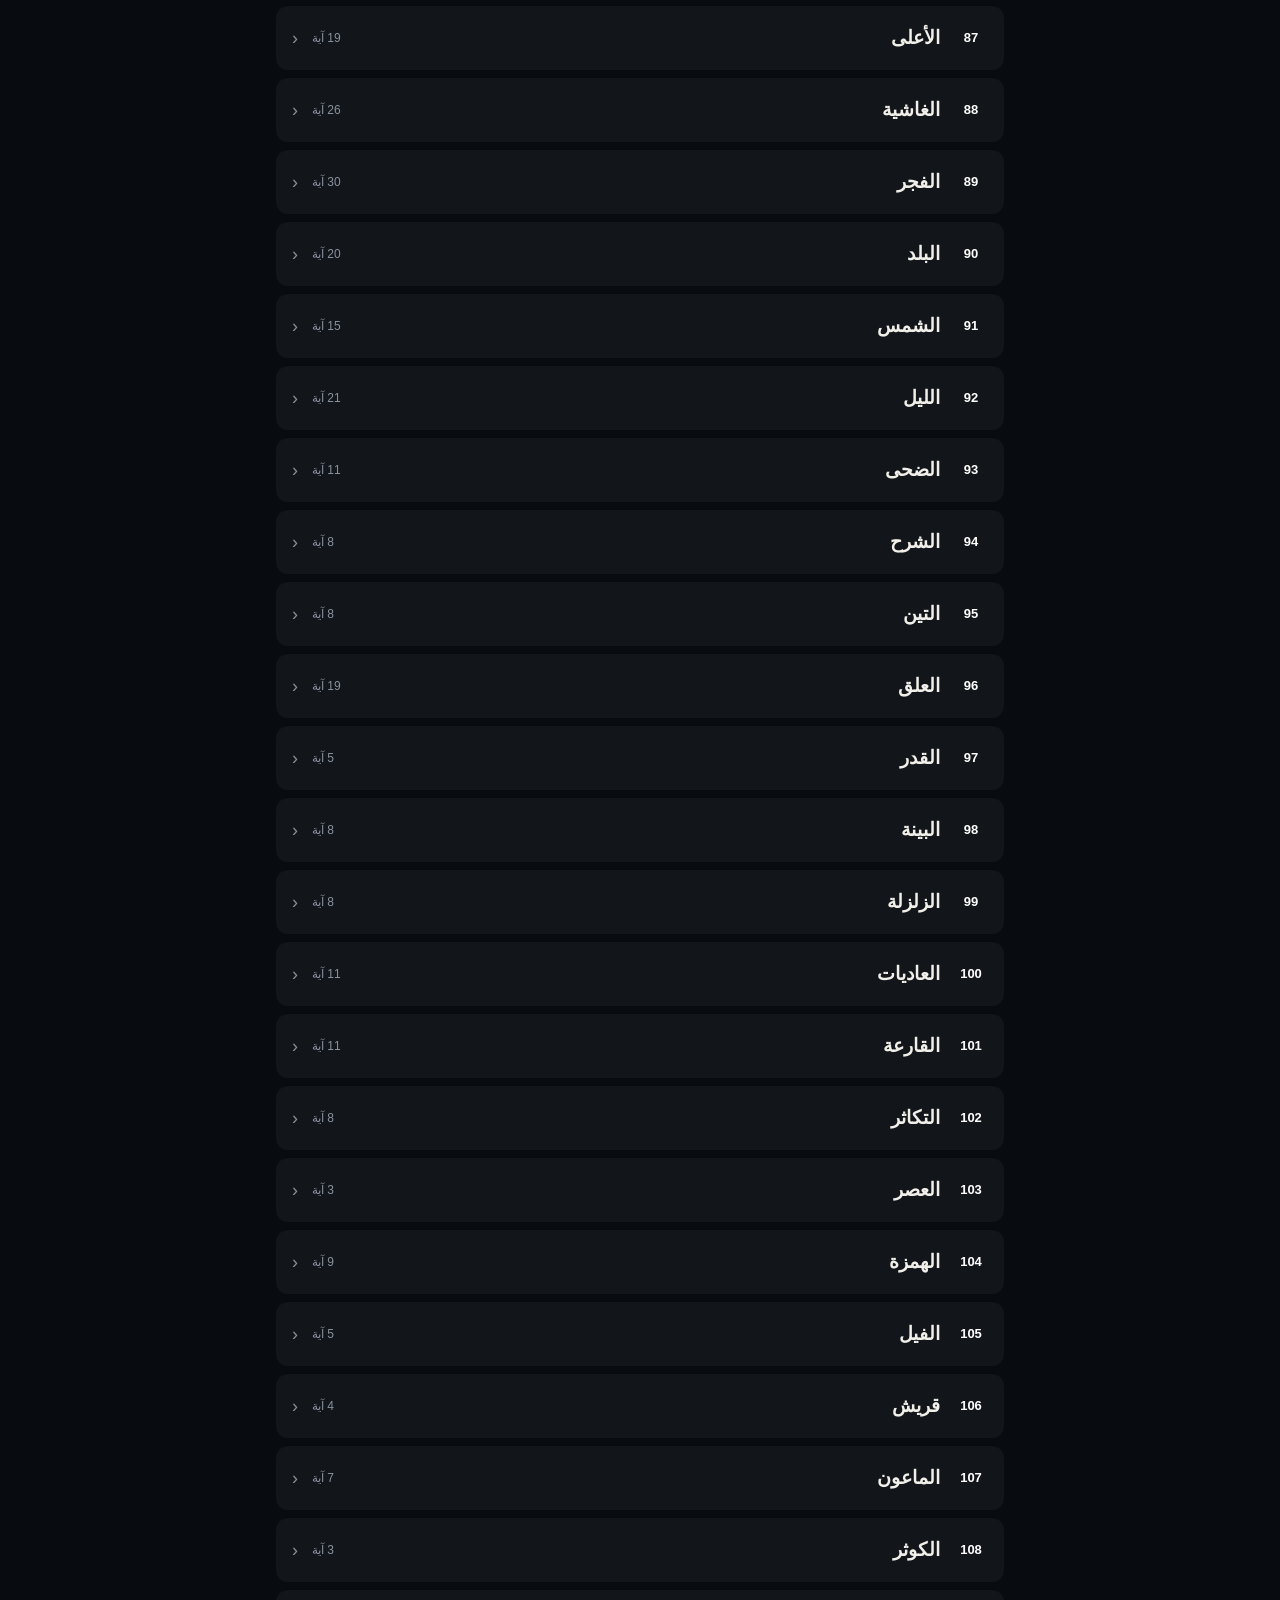
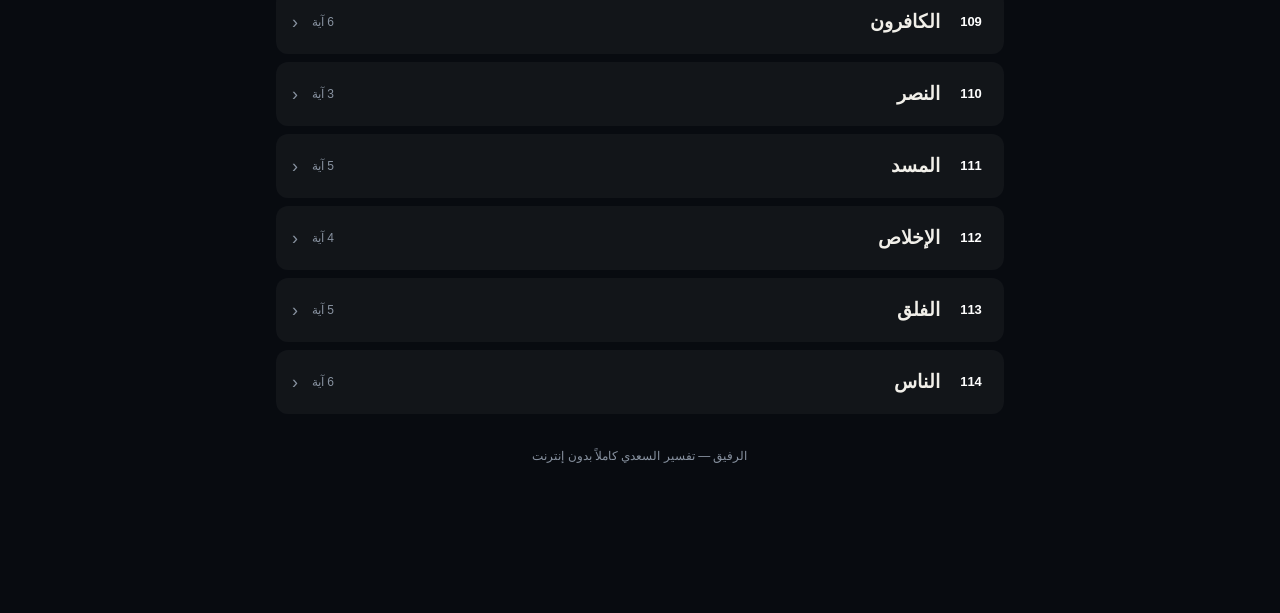
<file: tafsir.html>
<!DOCTYPE html>
<html lang="ar" dir="rtl">
<head>
<meta charset="UTF-8">
<meta name="viewport" content="width=device-width, initial-scale=1.0">
<title>تفسير السعدي — الرفيق</title>

<link rel="stylesheet" href="./style.css">
<script src="./theme.js"></script>

<link rel="icon" type="image/svg+xml"
href="data:image/svg+xml,<svg xmlns='http://www.w3.org/2000/svg' viewBox='0 0 100 100'><text y='.9em' font-size='90'>📚</text></svg>">

<style>
  .container{max-width:760px;margin:0 auto;padding:16px;}
  .topbar{display:flex;align-items:center;justify-content:space-between;padding:14px 0;}
  .back{color:var(--primary);text-decoration:none;font-size:14px;font-weight:600;}
  h1{text-align:center;font-size:26px;color:var(--primary);margin:6px 0 2px;}
  .sub{text-align:center;color:var(--muted);font-size:14px;margin-bottom:18px;}
  .credit-badge{display:block;text-align:center;font-size:12px;color:var(--primary);
    background:var(--card);border:1px solid var(--line);border-radius:99px;padding:4px 12px;
    width:fit-content;margin:8px auto 18px;}

  .surah-row{display:flex;align-items:center;gap:14px;padding:15px 16px;
    background:var(--card);border:1px solid var(--line);border-radius:12px;margin-bottom:8px;
    cursor:pointer;color:inherit;}
  .surah-num{flex-shrink:0;width:34px;height:34px;border-radius:10px;
    background:linear-gradient(155deg,var(--primary),var(--primary-dark));color:#fff;
    display:flex;align-items:center;justify-content:center;font-weight:800;font-size:13px;}
  .surah-name{flex:1;font-size:19px;font-weight:700;color:var(--text);}
  .surah-count{color:var(--muted);font-size:12px;}
  .chev{color:var(--muted);font-size:18px;}

  .reader{display:none;}
  .reader.open{display:block;}
  .reader-head{display:flex;align-items:center;justify-content:space-between;margin-bottom:14px;}
  .reader-head button{background:var(--card);border:1px solid var(--line);color:var(--primary);
    border-radius:10px;padding:8px 14px;font-size:13px;cursor:pointer;}
  .reader-title{font-size:26px;color:var(--gold);text-align:center;margin-bottom:16px;font-weight:700;}

  .ayah-card{
    background:var(--card);
    border:1px solid var(--line);
    border-radius:14px;
    padding:18px;
    margin-bottom:12px;
  }

  .ayah-head{
    display:flex;
    align-items:center;
    gap:10px;
    margin-bottom:12px;
  }

  .ayah-number{
    width:34px;
    height:34px;
    flex-shrink:0;
    border-radius:50%;
    background:var(--primary);
    color:#fff;
    display:flex;
    align-items:center;
    justify-content:center;
    font-size:13px;
    font-weight:800;
  }

  .ayah-label{
    color:var(--primary);
    font-weight:700;
    font-size:13px;
  }

  .tafsir-text{
    font-size:17px;
    line-height:2.25;
    color:var(--text);
    white-space:pre-line;
  }

  .empty{
    text-align:center;
    color:var(--muted);
    padding:35px 10px;
  }

  #status{text-align:center;color:var(--muted);padding:40px 0;}
  footer{text-align:center;padding:24px 0 10px;color:var(--muted);font-size:12px;line-height:1.7;}

  .error{
    background:var(--card);
    border:1px solid var(--line);
    border-radius:14px;
    padding:18px;
    color:var(--text);
    line-height:1.9;
    text-align:center;
  }
</style>
</head>

<body>
<div class="container">

  <div class="topbar">
    <a class="back" href="./index.html">→ الرئيسية</a>
    <span style="font-size:22px;">📚</span>
  </div>

  <h1>تفسير السعدي</h1>
  <p class="sub">تيسير الكريم الرحمن في تفسير كلام المنان</p>
  <div class="credit-badge">📖 الشيخ عبد الرحمن بن ناصر السعدي رحمه الله</div>

  <div id="status">جاري تحميل التفسير...</div>

  <div id="surahList"></div>

  <div class="reader" id="reader">
    <div class="reader-head">
      <button id="backToList">→ فهرس السور</button>
      <div></div>
    </div>

    <div class="reader-title" id="readerTitle">—</div>
    <div id="tafsirContent"></div>
  </div>

  <footer>الرفيق — تفسير السعدي كاملاً بدون إنترنت</footer>
</div>

<script>
"use strict";

let SURAH_NAMES = [];
let TAFSIR = {};

const statusEl = document.getElementById("status");
const surahListEl = document.getElementById("surahList");
const readerEl = document.getElementById("reader");
const readerTitleEl = document.getElementById("readerTitle");
const tafsirContentEl = document.getElementById("tafsirContent");
const backToListBtn = document.getElementById("backToList");

async function loadData() {
  try {
    const [quranResponse, tafsirResponse] = await Promise.all([
      fetch("./quran-local.json", { cache: "no-store" }),
      fetch("./tafsir-saadi.json", { cache: "no-store" })
    ]);

    if (!quranResponse.ok) {
      throw new Error("تعذر تحميل quran-local.json");
    }

    if (!tafsirResponse.ok) {
      throw new Error("تعذر تحميل tafsir-saadi.json");
    }

    const quran = await quranResponse.json();
    const tafsirData = await tafsirResponse.json();

    if (!Array.isArray(quran)) {
      throw new Error("صيغة quran-local.json غير متوقعة.");
    }

    if (!tafsirData || typeof tafsirData !== "object" || Array.isArray(tafsirData)) {
      throw new Error("صيغة tafsir-saadi.json غير متوقعة.");
    }

    SURAH_NAMES = quran.map((surah, index) => {
      if (typeof surah?.name === "string") return surah.name;
      if (surah?.name?.ar) return surah.name.ar;
      return `السورة ${index + 1}`;
    });

    TAFSIR = tafsirData;

    statusEl.hidden = true;
    renderSurahList();

  } catch (error) {
    console.error(error);
    statusEl.innerHTML = `
      <div class="error">
        <strong>تعذّر تحميل تفسير السعدي.</strong><br>
        تأكد من وجود الملفين بجانب <b>tafsir.html</b>:<br>
        <b>quran-local.json</b><br>
        <b>tafsir-saadi.json</b>
      </div>
    `;
  }
}

function getSurahTafsirCount(surahNumber) {
  const prefix = surahNumber + ":";
  return Object.keys(TAFSIR).filter(key => key.startsWith(prefix)).length;
}

function renderSurahList() {
  surahListEl.innerHTML = "";

  SURAH_NAMES.forEach((name, index) => {
    const surahNumber = index + 1;
    const row = document.createElement("div");
    row.className = "surah-row";

    const num = document.createElement("div");
    num.className = "surah-num";
    num.textContent = surahNumber;

    const nameEl = document.createElement("div");
    nameEl.className = "surah-name";
    nameEl.textContent = name;

    const count = document.createElement("div");
    count.className = "surah-count";
    count.textContent = `${getSurahTafsirCount(surahNumber)} آية`;

    const chev = document.createElement("div");
    chev.className = "chev";
    chev.textContent = "‹";

    row.append(num, nameEl, count, chev);

    row.addEventListener("click", () => openSurah(surahNumber));
    surahListEl.appendChild(row);
  });
}

function openSurah(surahNumber) {
  surahListEl.style.display = "none";
  readerEl.classList.add("open");

  const surahName = SURAH_NAMES[surahNumber - 1] || `السورة ${surahNumber}`;
  readerTitleEl.textContent = `سورة ${surahName}`;

  tafsirContentEl.innerHTML = "";

  const keys = Object.keys(TAFSIR)
    .filter(key => key.startsWith(surahNumber + ":"))
    .sort((a, b) => {
      const ayahA = parseInt(a.split(":")[1], 10);
      const ayahB = parseInt(b.split(":")[1], 10);
      return ayahA - ayahB;
    });

  if (!keys.length) {
    tafsirContentEl.innerHTML =
      '<div class="empty">لا يتوفر تفسير لهذه السورة.</div>';
    window.scrollTo(0, 0);
    return;
  }

  const fragment = document.createDocumentFragment();

  keys.forEach(key => {
    const ayahNumber = parseInt(key.split(":")[1], 10);
    const text = TAFSIR[key];

    const card = document.createElement("div");
    card.className = "ayah-card";

    const head = document.createElement("div");
    head.className = "ayah-head";

    const number = document.createElement("div");
    number.className = "ayah-number";
    number.textContent = ayahNumber;

    const label = document.createElement("div");
    label.className = "ayah-label";
    label.textContent = `الآية ${ayahNumber}`;

    head.append(number, label);

    const tafsir = document.createElement("div");
    tafsir.className = "tafsir-text";
    tafsir.textContent = text || "لا يتوفر تفسير لهذه الآية.";

    card.append(head, tafsir);
    fragment.appendChild(card);
  });

  tafsirContentEl.appendChild(fragment);
  window.scrollTo(0, 0);
}

backToListBtn.addEventListener("click", () => {
  readerEl.classList.remove("open");
  surahListEl.style.display = "";
  window.scrollTo(0, 0);
});

loadData();
</script>
</body>
</html>
</file>
<file: style.css>
/* ==========================================================
   الرفيق — style.css (Premium UI)
   ========================================================== */
:root {
    --bg: #080B10;
    --card: rgba(255, 255, 255, 0.04);
    --card-solid: #121821;
    --emerald: #0f5c3e;
    --emerald-light: #1e8a5e;
    --gold: #d4af37;
    --gold-soft: #e9c767;
    --text: #f1efe9;
    --muted: #8892a0;
    --border: rgba(212, 175, 55, 0.18);
    --shadow: 0 10px 40px rgba(0, 0, 0, 0.5);
    --radius: 28px;
}
body.day-mode {
    --bg: #f5f0e8;
    --card: rgba(0, 0, 0, 0.03);
    --card-solid: #ffffff;
    --emerald: #2e8b6e;
    --text: #1e2a32;
    --muted: #5a6a78;
    --border: rgba(180, 140, 60, 0.25);
}
* { margin: 0; padding: 0; box-sizing: border-box; -webkit-tap-highlight-color: transparent; }
body {
    font-family: 'Tajawal', sans-serif;
    background: var(--bg);
    color: var(--text);
    direction: rtl;
    line-height: 1.6;
    overflow-x: hidden;
    padding-bottom: 120px;
}
.max { max-width: 480px; margin: 0 auto; padding: 0 20px; }
.topbar { display: flex; justify-content: space-between; align-items: center; padding: 25px 0; }
.brand-mark { width: 44px; height: 44px; background: var(--card); border: 1px solid var(--border); border-radius: 50%; display: flex; justify-content: center; align-items: center; }
.brand-mark svg { width: 24px; height: 24px; stroke: var(--gold); fill: none; }
.titlebox h1 { font-family: 'Amiri', serif; font-size: 2.2rem; color: var(--gold-soft); line-height: 1; }
.welcome-card {
    background: linear-gradient(135deg, var(--emerald), #080b10);
    border-radius: var(--radius);
    padding: 35px 25px;
    margin-bottom: 25px;
    border: 1px solid var(--border);
    position: relative;
    overflow: hidden;
}
.prayer-card {
    background: var(--card-solid);
    border-radius: var(--radius);
    padding: 30px 20px;
    margin-bottom: 25px;
    border: 1px solid var(--border);
    box-shadow: var(--shadow);
    text-align: center;
}
.next-badge {
    background: rgba(212, 175, 55, 0.1); color: var(--gold);
    padding: 6px 22px; border-radius: 99px; font-size: 0.8rem;
    display: inline-block; margin-bottom: 25px; border: 1px solid var(--border);
}
.medallion-wrap { width: 160px; height: 160px; margin: 0 auto 20px; position: relative; display: flex; justify-content: center; align-items: center; }
.medal-icon svg { width: 80px; height: 80px; stroke: var(--gold); fill: none; }
.prayer-info .name { font-family: 'Amiri', serif; font-size: 2.4rem; font-weight: 700; }
.prayer-info .time { font-size: 2.8rem; font-weight: 800; color: var(--text); margin: 5px 0; }
.prayer-info .countdown { font-size: 1.2rem; color: var(--emerald-light); font-weight: 700; }
.prayer-details { display: grid; grid-template-columns: repeat(3, 1fr); gap: 12px; margin-top: 30px; }
.prayer-row { background: var(--card); padding: 15px 10px; border-radius: 20px; border: 1px solid var(--border); }
.prayer-row span:first-child { display: block; font-size: 0.75rem; color: var(--muted); margin-bottom: 5px; }
.prayer-row span:last-child { display: block; font-size: 1.1rem; font-weight: 700; color: var(--gold-soft); }
.ramadan-card {
    background: linear-gradient(135deg, #5b3a8e, #2e1f52);
    border-radius: var(--radius);
    padding: 25px; margin-bottom: 25px;
    border: 1px solid rgba(255,255,255,0.1);
    display: flex; align-items: center; gap: 20px;
}
.grid2 { display: grid; grid-template-columns: 1fr 1fr; gap: 15px; margin-bottom: 30px; }
.feat-card {
    background: var(--card); border-radius: 24px; padding: 25px 20px;
    text-align: center; text-decoration: none; color: var(--text);
    border: 1px solid var(--border); transition: all 0.3s;
}
.bottomnav {
    position: fixed; bottom: 25px; left: 20px; right: 20px;
    background: rgba(8, 11, 16, 0.92); backdrop-filter: blur(25px);
    border-radius: 35px; padding: 12px 10px; border: 1px solid var(--border);
    z-index: 1000;
}
.bottomnav-inner { display: flex; justify-content: space-around; align-items: center; }
.navitem { display: flex; flex-direction: column; align-items: center; text-decoration: none; color: var(--muted); font-size: 0.7rem; gap: 5px; flex: 1; }
.navitem.active { color: var(--gold); }
.navitem .ic svg { width: 24px; height: 24px; stroke: currentColor; fill: none; }
.pillrow { display: flex; justify-content: space-between; gap: 12px; margin-bottom: 25px; }
.pill { background: var(--card); border: 1px solid var(--border); border-radius: 99px; padding: 10px 20px; font-size: 0.8rem; flex: 1; text-align: center; }
select { background: transparent; border: none; color: var(--text); font-family: inherit; font-size: 0.8rem; outline: none; width: 100%; text-align: center; }
</file>
